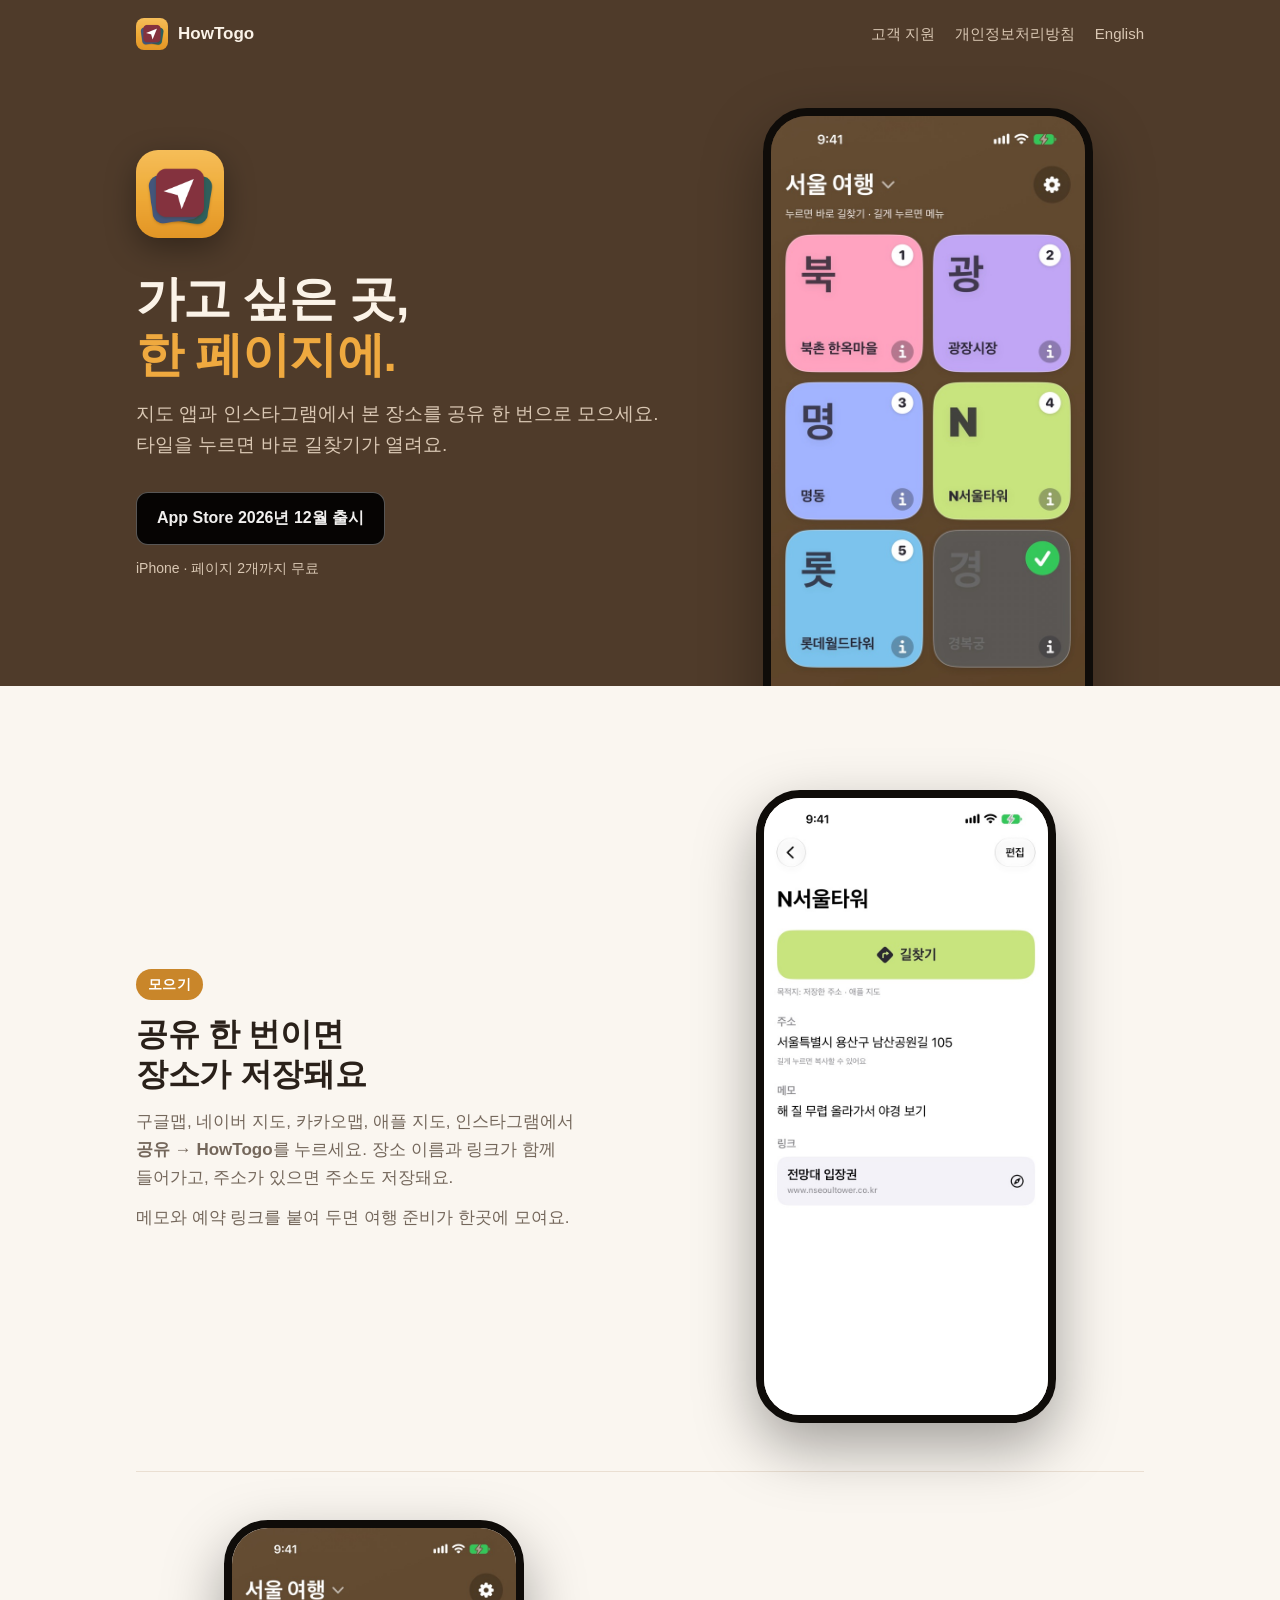
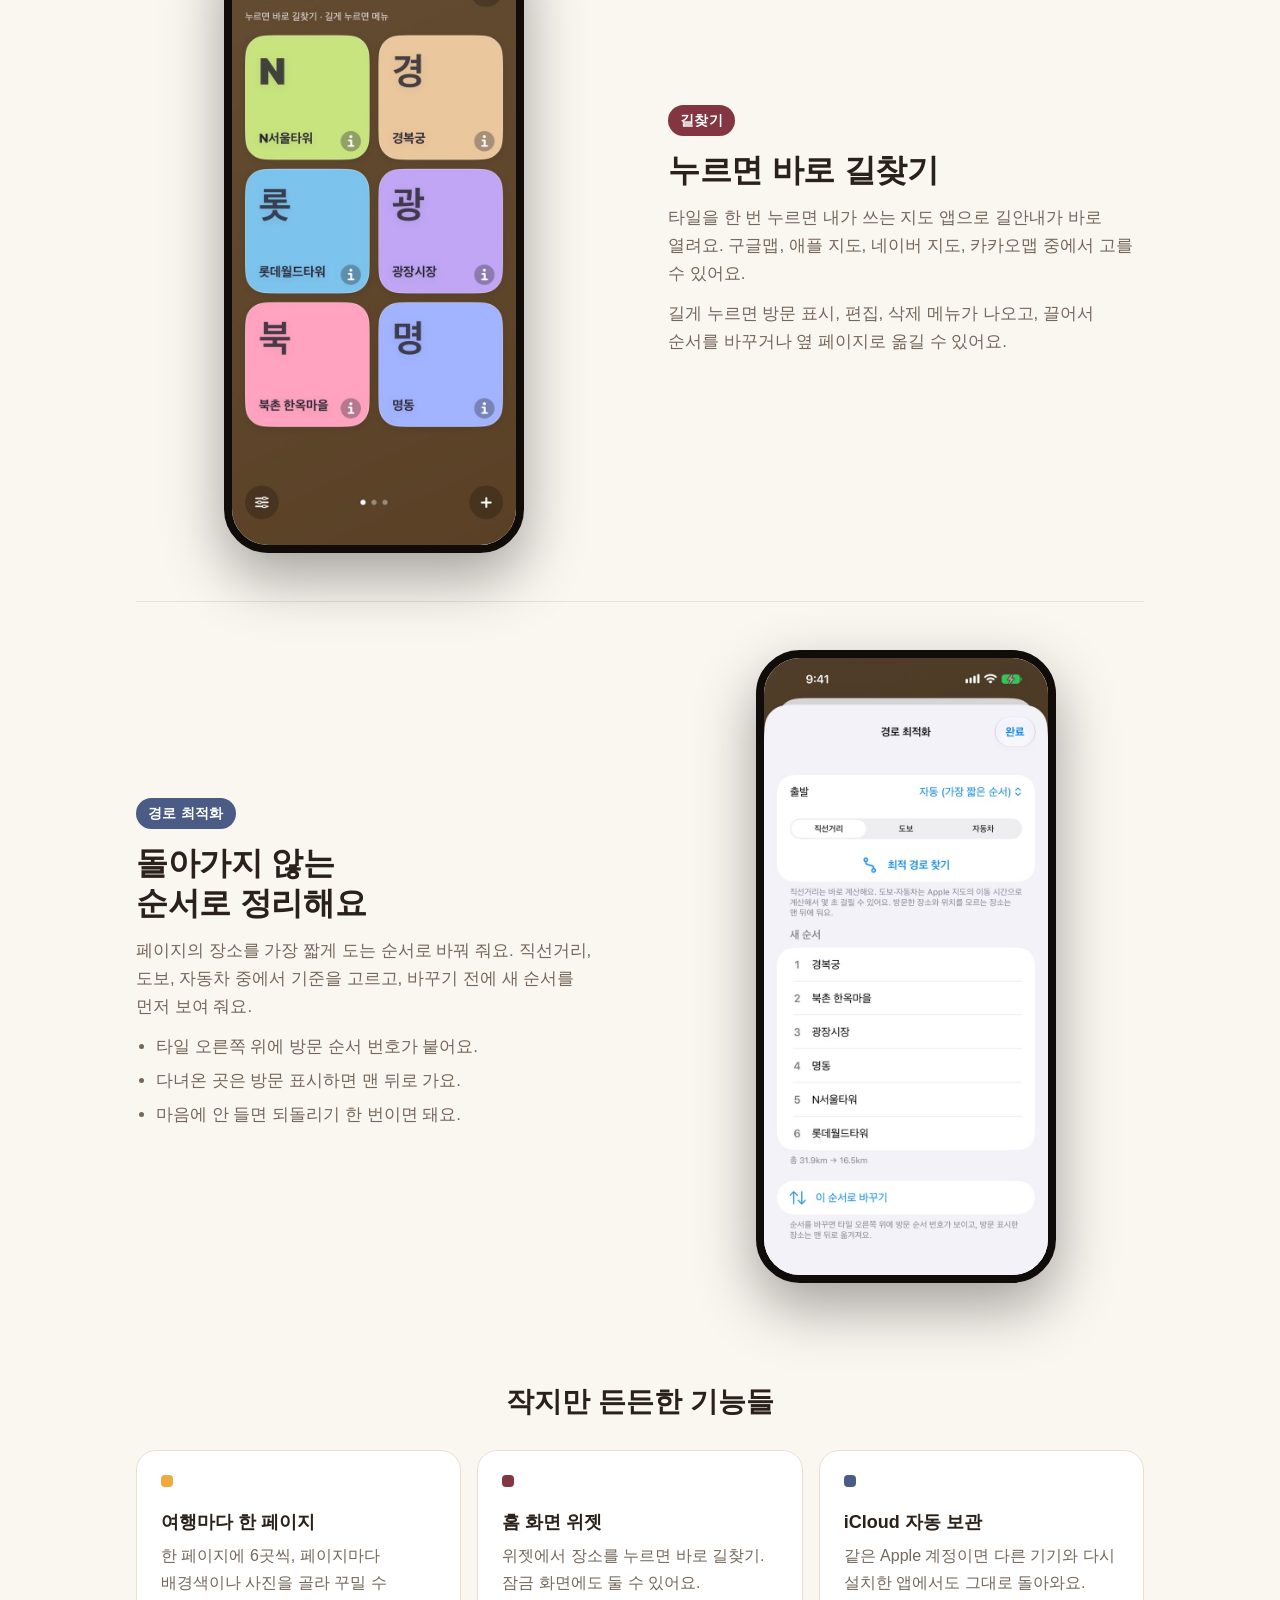
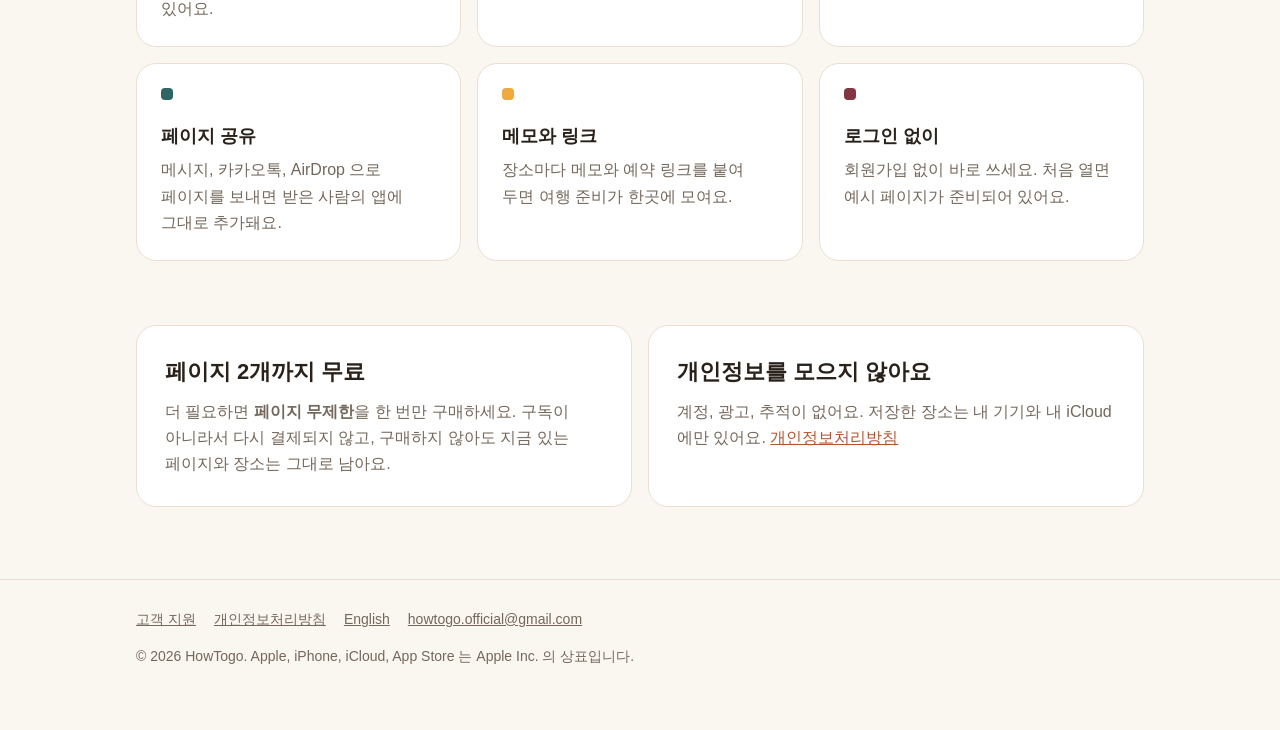
<file: index.html>
<!doctype html>
<html lang="ko">
<head>
<meta charset="utf-8">
<meta name="viewport" content="width=device-width, initial-scale=1">
<title>HowTogo — 가고 싶은 곳을 한 페이지에</title>
<meta name="description" content="지도 앱과 인스타그램에서 본 장소를 공유 한 번으로 모으고, 타일을 누르면 바로 길찾기가 열리는 iOS 앱.">
<link rel="alternate" hreflang="en" href="https://jedjoo21-boom.github.io/HowTogo/en/">
<link rel="alternate" hreflang="ko" href="https://jedjoo21-boom.github.io/HowTogo/">
<link rel="icon" type="image/png" href="assets/favicon.png">
<link rel="apple-touch-icon" href="assets/apple-touch-icon.png">
<meta property="og:type" content="website">
<meta property="og:site_name" content="HowTogo">
<meta property="og:title" content="HowTogo — 가고 싶은 곳을 한 페이지에">
<meta property="og:description" content="공유 한 번으로 장소를 모으고, 누르면 바로 길찾기.">
<meta property="og:url" content="https://jedjoo21-boom.github.io/HowTogo/">
<meta property="og:image" content="https://jedjoo21-boom.github.io/HowTogo/assets/icon-512.png">
<meta property="og:locale" content="ko_KR">
<meta name="twitter:card" content="summary">
<!-- 출시 후 App Store 의 앱 ID 를 넣으면 아이폰 사파리 위쪽에 앱 배너가 뜬다: <meta name="apple-itunes-app" content="app-id=앱ID"> -->
<link rel="stylesheet" href="landing.css">
</head>
<body>

<header class="hero">
  <div class="wrap">
    <nav class="topbar" aria-label="사이트">
      <a class="brand" href="./"><img src="assets/favicon.png" alt="" width="32" height="32">HowTogo</a>
      <a class="hide-narrow" href="support/">고객 지원</a>
      <a class="hide-narrow" href="privacy/">개인정보처리방침</a>
      <a href="en/" hreflang="en" lang="en">English</a>
    </nav>

    <div class="hero-grid">
      <div class="hero-copy">
        <img class="hero-icon" src="assets/icon-512.png" alt="HowTogo 앱 아이콘" width="88" height="88">
        <h1>가고 싶은 곳,<br><span class="accent">한 페이지에.</span></h1>
        <p class="lead">지도 앱과 인스타그램에서 본 장소를 공유 한 번으로 모으세요. 타일을 누르면 바로 길찾기가 열려요.</p>
        <!-- 출시 후: Apple 의 공식 "App Store 에서 다운로드" 배지로 바꾸고 href 에 앱 주소를 넣는다 -->
        <a class="store-badge" aria-disabled="true">App Store 2026년 12월 출시</a>
        <p class="hero-note">iPhone · 페이지 2개까지 무료</p>
      </div>
      <div class="hero-shot">
        <img class="phone" src="assets/ko/visit-order.jpg" alt="서울 여행 페이지. 북촌 한옥마을, 광장시장, 명동, N서울타워, 롯데월드타워 타일에 방문 순서 번호가 붙어 있고, 다녀온 경복궁은 회색으로 맨 뒤에 있다" width="660" height="1434">
      </div>
    </div>
  </div>
</header>

<main>
  <section class="features wrap" aria-label="주요 기능">
    <article class="feature">
      <div class="feature-copy">
        <span class="kicker amber">모으기</span>
        <h2>공유 한 번이면<br>장소가 저장돼요</h2>
        <p>구글맵, 네이버 지도, 카카오맵, 애플 지도, 인스타그램에서 <strong>공유 → HowTogo</strong>를 누르세요. 장소 이름과 링크가 함께 들어가고, 주소가 있으면 주소도 저장돼요.</p>
        <p>메모와 예약 링크를 붙여 두면 여행 준비가 한곳에 모여요.</p>
      </div>
      <div class="feature-shot">
        <img class="phone" src="assets/ko/place-details.jpg" alt="N서울타워 장소 정보 화면. 길찾기 버튼, 주소, 메모, 전망대 입장권 링크가 보인다" width="660" height="1434" loading="lazy">
      </div>
    </article>

    <article class="feature flip">
      <div class="feature-copy">
        <span class="kicker wine">길찾기</span>
        <h2>누르면 바로 길찾기</h2>
        <p>타일을 한 번 누르면 내가 쓰는 지도 앱으로 길안내가 바로 열려요. 구글맵, 애플 지도, 네이버 지도, 카카오맵 중에서 고를 수 있어요.</p>
        <p>길게 누르면 방문 표시, 편집, 삭제 메뉴가 나오고, 끌어서 순서를 바꾸거나 옆 페이지로 옮길 수 있어요.</p>
      </div>
      <div class="feature-shot">
        <img class="phone" src="assets/ko/page.jpg" alt="서울 여행 페이지. N서울타워, 경복궁, 롯데월드타워, 광장시장, 북촌 한옥마을, 명동이 색깔 타일로 놓여 있다" width="660" height="1434" loading="lazy">
      </div>
    </article>

    <article class="feature">
      <div class="feature-copy">
        <span class="kicker slate">경로 최적화</span>
        <h2>돌아가지 않는<br>순서로 정리해요</h2>
        <p>페이지의 장소를 가장 짧게 도는 순서로 바꿔 줘요. 직선거리, 도보, 자동차 중에서 기준을 고르고, 바꾸기 전에 새 순서를 먼저 보여 줘요.</p>
        <ul>
          <li>타일 오른쪽 위에 방문 순서 번호가 붙어요.</li>
          <li>다녀온 곳은 방문 표시하면 맨 뒤로 가요.</li>
          <li>마음에 안 들면 되돌리기 한 번이면 돼요.</li>
        </ul>
      </div>
      <div class="feature-shot">
        <img class="phone" src="assets/ko/optimize-route.jpg" alt="경로 최적화 화면. 새 순서로 바꾸면 총 이동 거리가 31.9km에서 16.5km로 줄어든다" width="660" height="1434" loading="lazy">
      </div>
    </article>
  </section>

  <section class="extras wrap" aria-labelledby="extras-title">
    <h2 id="extras-title">작지만 든든한 기능들</h2>
    <div class="extras-grid">
      <div class="card">
        <span class="dot" style="background: var(--amber)"></span>
        <h3>여행마다 한 페이지</h3>
        <p>한 페이지에 6곳씩, 페이지마다 배경색이나 사진을 골라 꾸밀 수 있어요.</p>
      </div>
      <div class="card">
        <span class="dot" style="background: var(--wine)"></span>
        <h3>홈 화면 위젯</h3>
        <p>위젯에서 장소를 누르면 바로 길찾기. 잠금 화면에도 둘 수 있어요.</p>
      </div>
      <div class="card">
        <span class="dot" style="background: var(--slate)"></span>
        <h3>iCloud 자동 보관</h3>
        <p>같은 Apple 계정이면 다른 기기와 다시 설치한 앱에서도 그대로 돌아와요.</p>
      </div>
      <div class="card">
        <span class="dot" style="background: var(--teal)"></span>
        <h3>페이지 공유</h3>
        <p>메시지, 카카오톡, AirDrop 으로 페이지를 보내면 받은 사람의 앱에 그대로 추가돼요.</p>
      </div>
      <div class="card">
        <span class="dot" style="background: var(--amber)"></span>
        <h3>메모와 링크</h3>
        <p>장소마다 메모와 예약 링크를 붙여 두면 여행 준비가 한곳에 모여요.</p>
      </div>
      <div class="card">
        <span class="dot" style="background: var(--wine)"></span>
        <h3>로그인 없이</h3>
        <p>회원가입 없이 바로 쓰세요. 처음 열면 예시 페이지가 준비되어 있어요.</p>
      </div>
    </div>
  </section>

  <section class="plans wrap" aria-label="가격과 개인정보">
    <div class="card">
      <h3>페이지 2개까지 무료</h3>
      <p>더 필요하면 <strong>페이지 무제한</strong>을 한 번만 구매하세요. 구독이 아니라서 다시 결제되지 않고, 구매하지 않아도 지금 있는 페이지와 장소는 그대로 남아요.</p>
    </div>
    <div class="card">
      <h3>개인정보를 모으지 않아요</h3>
      <p>계정, 광고, 추적이 없어요. 저장한 장소는 내 기기와 내 iCloud 에만 있어요. <a href="privacy/">개인정보처리방침</a></p>
    </div>
  </section>
</main>

<footer>
  <div class="wrap">
    <nav aria-label="바닥글">
      <a href="support/">고객 지원</a>
      <a href="privacy/">개인정보처리방침</a>
      <a href="en/" hreflang="en" lang="en">English</a>
      <a href="mailto:howtogo.official@gmail.com">howtogo.official@gmail.com</a>
    </nav>
    <p>© 2026 HowTogo. Apple, iPhone, iCloud, App Store 는 Apple Inc. 의 상표입니다.</p>
  </div>
</footer>

</body>
</html>
</file>
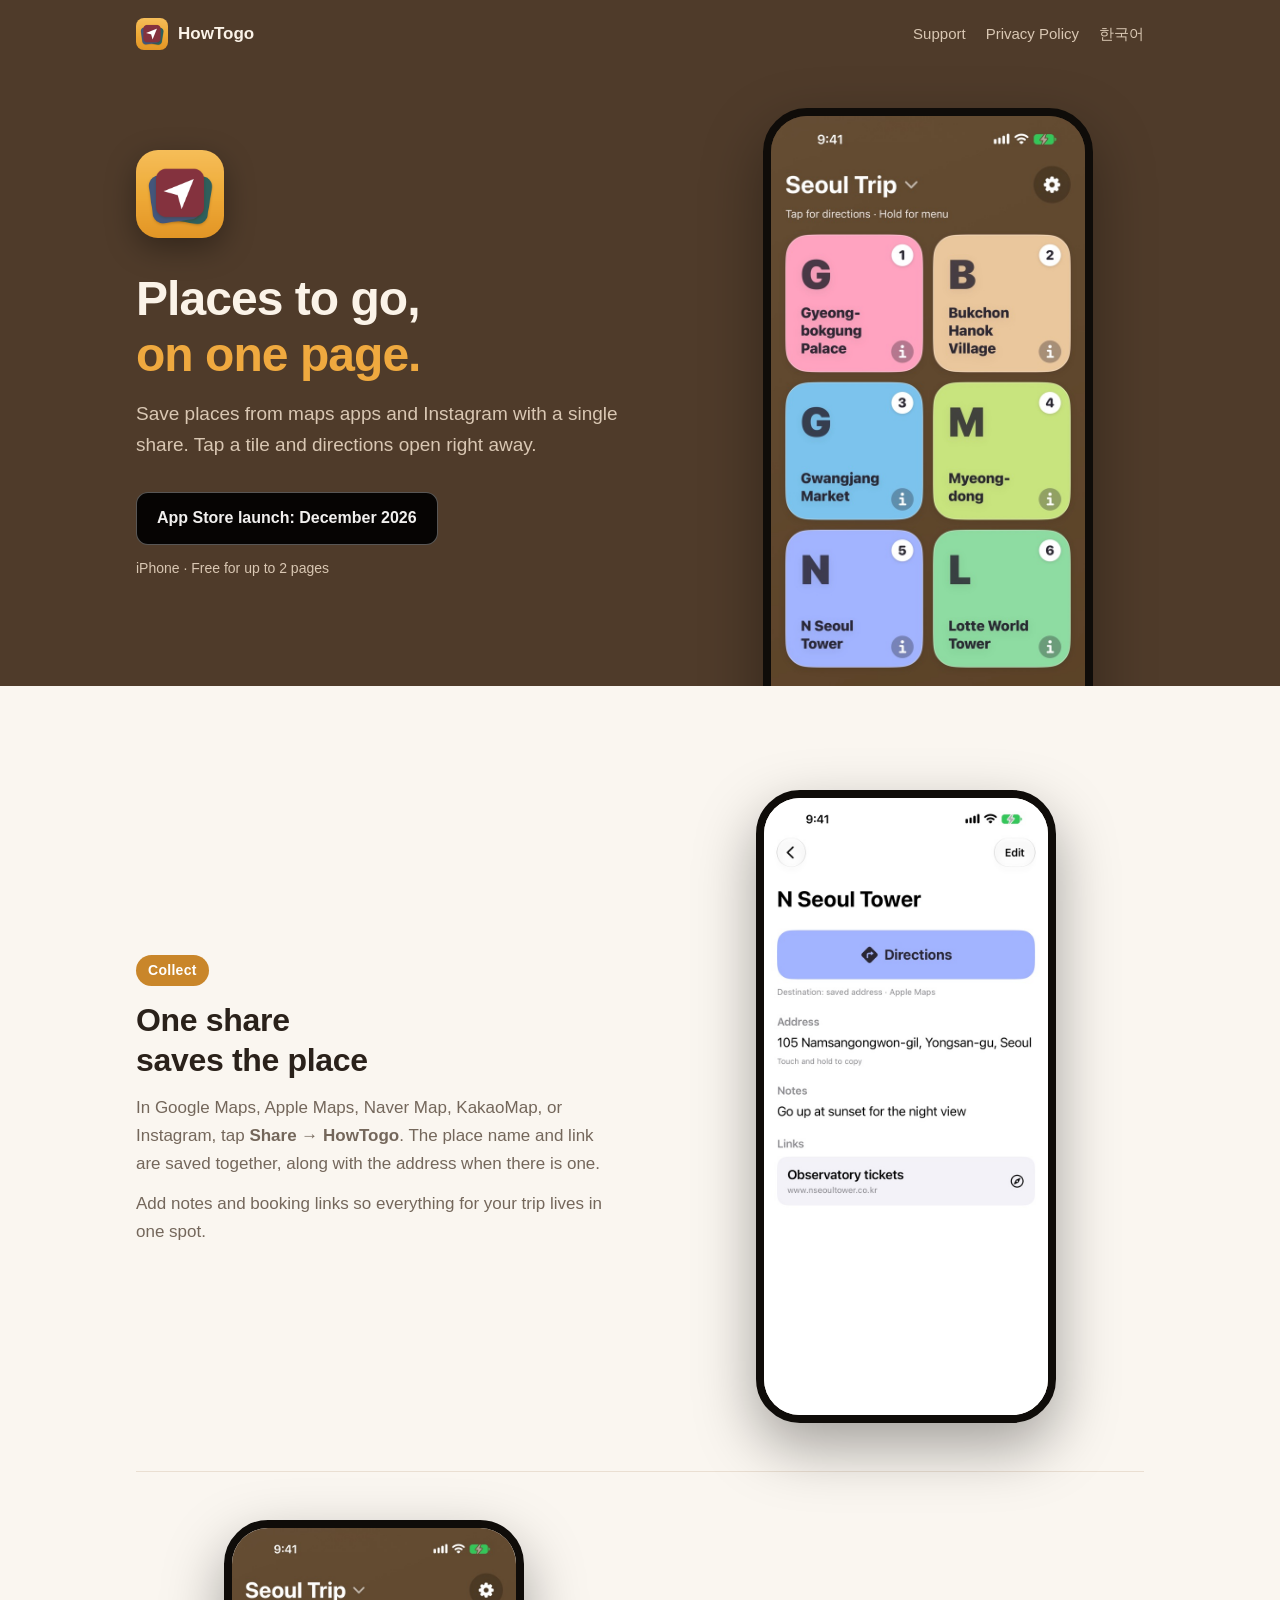
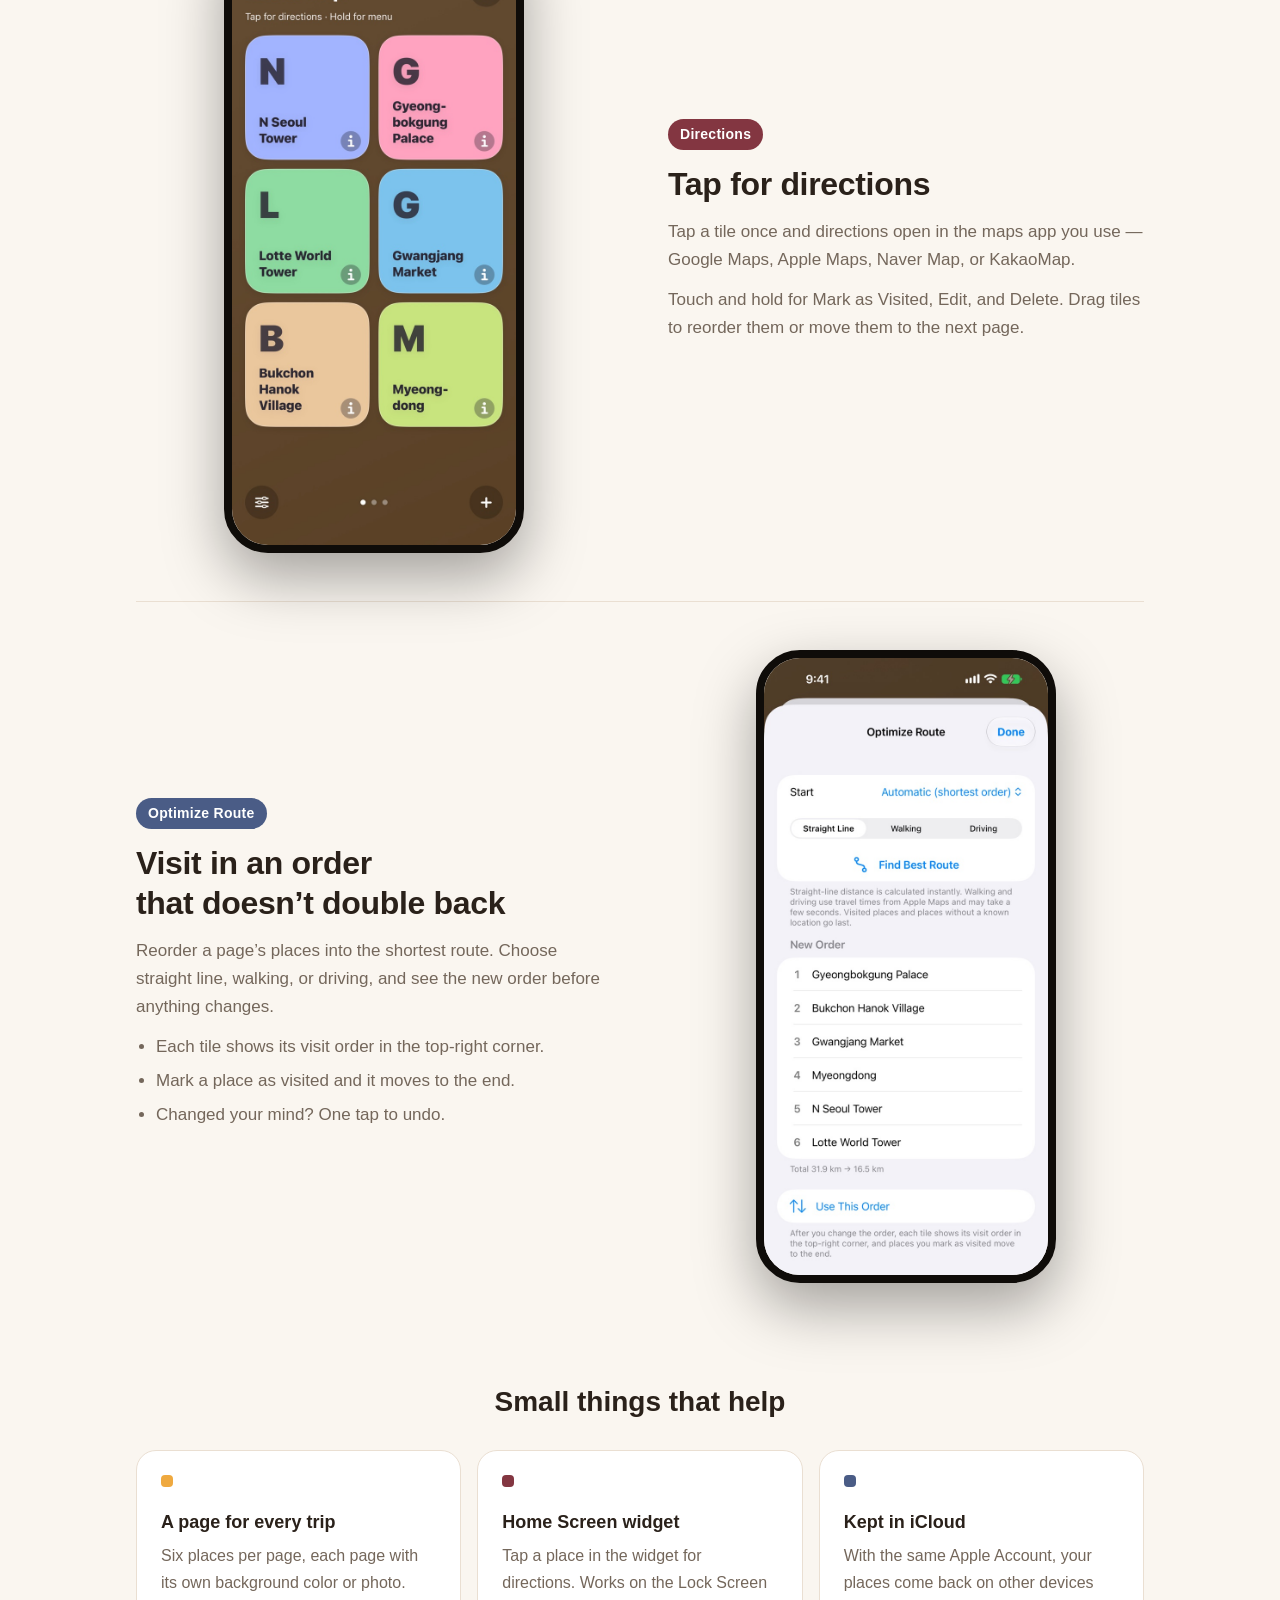
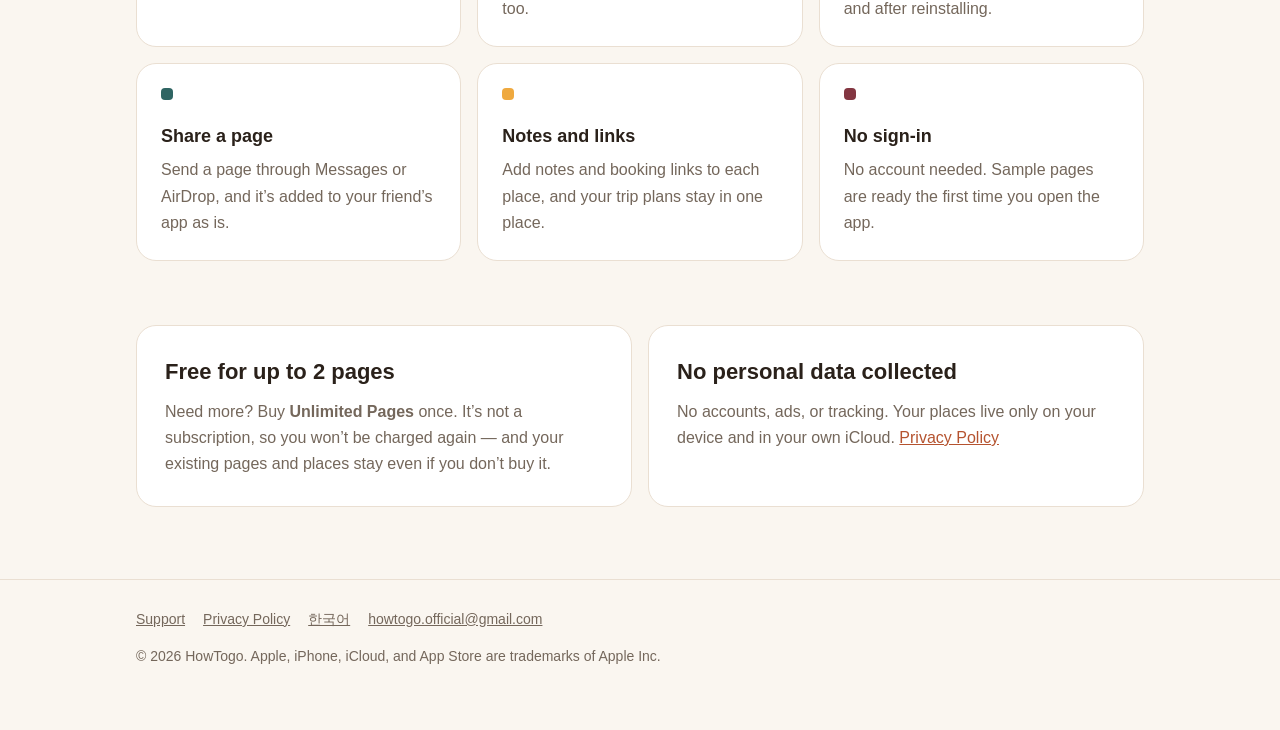
<file: en/index.html>
<!doctype html>
<html lang="en">
<head>
<meta charset="utf-8">
<meta name="viewport" content="width=device-width, initial-scale=1">
<title>HowTogo — Every place you want to go, on one page</title>
<meta name="description" content="An iOS app that collects the places you find in maps apps and Instagram with one share, and opens directions with one tap.">
<link rel="alternate" hreflang="ko" href="https://jedjoo21-boom.github.io/HowTogo/">
<link rel="alternate" hreflang="en" href="https://jedjoo21-boom.github.io/HowTogo/en/">
<link rel="icon" type="image/png" href="../assets/favicon.png">
<link rel="apple-touch-icon" href="../assets/apple-touch-icon.png">
<meta property="og:type" content="website">
<meta property="og:site_name" content="HowTogo">
<meta property="og:title" content="HowTogo — Every place you want to go, on one page">
<meta property="og:description" content="Save places with one share. Tap for directions.">
<meta property="og:url" content="https://jedjoo21-boom.github.io/HowTogo/en/">
<meta property="og:image" content="https://jedjoo21-boom.github.io/HowTogo/assets/icon-512.png">
<meta property="og:locale" content="en_US">
<meta name="twitter:card" content="summary">
<!-- After launch, add the App Store app ID to show Safari's app banner: <meta name="apple-itunes-app" content="app-id=APP_ID"> -->
<link rel="stylesheet" href="../landing.css">
</head>
<body>

<header class="hero">
  <div class="wrap">
    <nav class="topbar" aria-label="Site">
      <a class="brand" href="./"><img src="../assets/favicon.png" alt="" width="32" height="32">HowTogo</a>
      <a class="hide-narrow" href="support/">Support</a>
      <a class="hide-narrow" href="privacy/">Privacy Policy</a>
      <a href="../" hreflang="ko" lang="ko">한국어</a>
    </nav>

    <div class="hero-grid">
      <div class="hero-copy">
        <img class="hero-icon" src="../assets/icon-512.png" alt="HowTogo app icon" width="88" height="88">
        <h1>Places to go,<br><span class="accent">on one page.</span></h1>
        <p class="lead">Save places from maps apps and Instagram with a single share. Tap a tile and directions open right away.</p>
        <!-- After launch: replace with Apple's official "Download on the App Store" badge and link to the app -->
        <a class="store-badge" aria-disabled="true">App Store launch: December 2026</a>
        <p class="hero-note">iPhone · Free for up to 2 pages</p>
      </div>
      <div class="hero-shot">
        <img class="phone" src="../assets/en/visit-order.jpg" alt="A Seoul Trip page with colored tiles for Gyeongbokgung Palace, Bukchon Hanok Village, Gwangjang Market, Myeongdong, N Seoul Tower, and Lotte World Tower, each with a visit order number" width="660" height="1434">
      </div>
    </div>
  </div>
</header>

<main>
  <section class="features wrap" aria-label="Features">
    <article class="feature">
      <div class="feature-copy">
        <span class="kicker amber">Collect</span>
        <h2>One share<br>saves the place</h2>
        <p>In Google Maps, Apple Maps, Naver Map, KakaoMap, or Instagram, tap <strong>Share → HowTogo</strong>. The place name and link are saved together, along with the address when there is one.</p>
        <p>Add notes and booking links so everything for your trip lives in one spot.</p>
      </div>
      <div class="feature-shot">
        <img class="phone" src="../assets/en/place-details.jpg" alt="N Seoul Tower details with a Directions button, the address, a note, and an observatory tickets link" width="660" height="1434" loading="lazy">
      </div>
    </article>

    <article class="feature flip">
      <div class="feature-copy">
        <span class="kicker wine">Directions</span>
        <h2>Tap for directions</h2>
        <p>Tap a tile once and directions open in the maps app you use — Google Maps, Apple Maps, Naver Map, or KakaoMap.</p>
        <p>Touch and hold for Mark as Visited, Edit, and Delete. Drag tiles to reorder them or move them to the next page.</p>
      </div>
      <div class="feature-shot">
        <img class="phone" src="../assets/en/page.jpg" alt="A Seoul Trip page with colored tiles for N Seoul Tower, Gyeongbokgung Palace, Lotte World Tower, Gwangjang Market, Bukchon Hanok Village, and Myeongdong" width="660" height="1434" loading="lazy">
      </div>
    </article>

    <article class="feature">
      <div class="feature-copy">
        <span class="kicker slate">Optimize Route</span>
        <h2>Visit in an order<br>that doesn’t double back</h2>
        <p>Reorder a page’s places into the shortest route. Choose straight line, walking, or driving, and see the new order before anything changes.</p>
        <ul>
          <li>Each tile shows its visit order in the top-right corner.</li>
          <li>Mark a place as visited and it moves to the end.</li>
          <li>Changed your mind? One tap to undo.</li>
        </ul>
      </div>
      <div class="feature-shot">
        <img class="phone" src="../assets/en/optimize-route.jpg" alt="Optimize Route screen. The new order shortens the total distance from 31.9 km to 16.5 km" width="660" height="1434" loading="lazy">
      </div>
    </article>
  </section>

  <section class="extras wrap" aria-labelledby="extras-title">
    <h2 id="extras-title">Small things that help</h2>
    <div class="extras-grid">
      <div class="card">
        <span class="dot" style="background: var(--amber)"></span>
        <h3>A page for every trip</h3>
        <p>Six places per page, each page with its own background color or photo.</p>
      </div>
      <div class="card">
        <span class="dot" style="background: var(--wine)"></span>
        <h3>Home Screen widget</h3>
        <p>Tap a place in the widget for directions. Works on the Lock Screen too.</p>
      </div>
      <div class="card">
        <span class="dot" style="background: var(--slate)"></span>
        <h3>Kept in iCloud</h3>
        <p>With the same Apple Account, your places come back on other devices and after reinstalling.</p>
      </div>
      <div class="card">
        <span class="dot" style="background: var(--teal)"></span>
        <h3>Share a page</h3>
        <p>Send a page through Messages or AirDrop, and it’s added to your friend’s app as is.</p>
      </div>
      <div class="card">
        <span class="dot" style="background: var(--amber)"></span>
        <h3>Notes and links</h3>
        <p>Add notes and booking links to each place, and your trip plans stay in one place.</p>
      </div>
      <div class="card">
        <span class="dot" style="background: var(--wine)"></span>
        <h3>No sign-in</h3>
        <p>No account needed. Sample pages are ready the first time you open the app.</p>
      </div>
    </div>
  </section>

  <section class="plans wrap" aria-label="Pricing and privacy">
    <div class="card">
      <h3>Free for up to 2 pages</h3>
      <p>Need more? Buy <strong>Unlimited Pages</strong> once. It’s not a subscription, so you won’t be charged again — and your existing pages and places stay even if you don’t buy it.</p>
    </div>
    <div class="card">
      <h3>No personal data collected</h3>
      <p>No accounts, ads, or tracking. Your places live only on your device and in your own iCloud. <a href="privacy/">Privacy Policy</a></p>
    </div>
  </section>
</main>

<footer>
  <div class="wrap">
    <nav aria-label="Footer">
      <a href="support/">Support</a>
      <a href="privacy/">Privacy Policy</a>
      <a href="../" hreflang="ko" lang="ko">한국어</a>
      <a href="mailto:howtogo.official@gmail.com">howtogo.official@gmail.com</a>
    </nav>
    <p>© 2026 HowTogo. Apple, iPhone, iCloud, and App Store are trademarks of Apple Inc.</p>
  </div>
</footer>

</body>
</html>
</file>
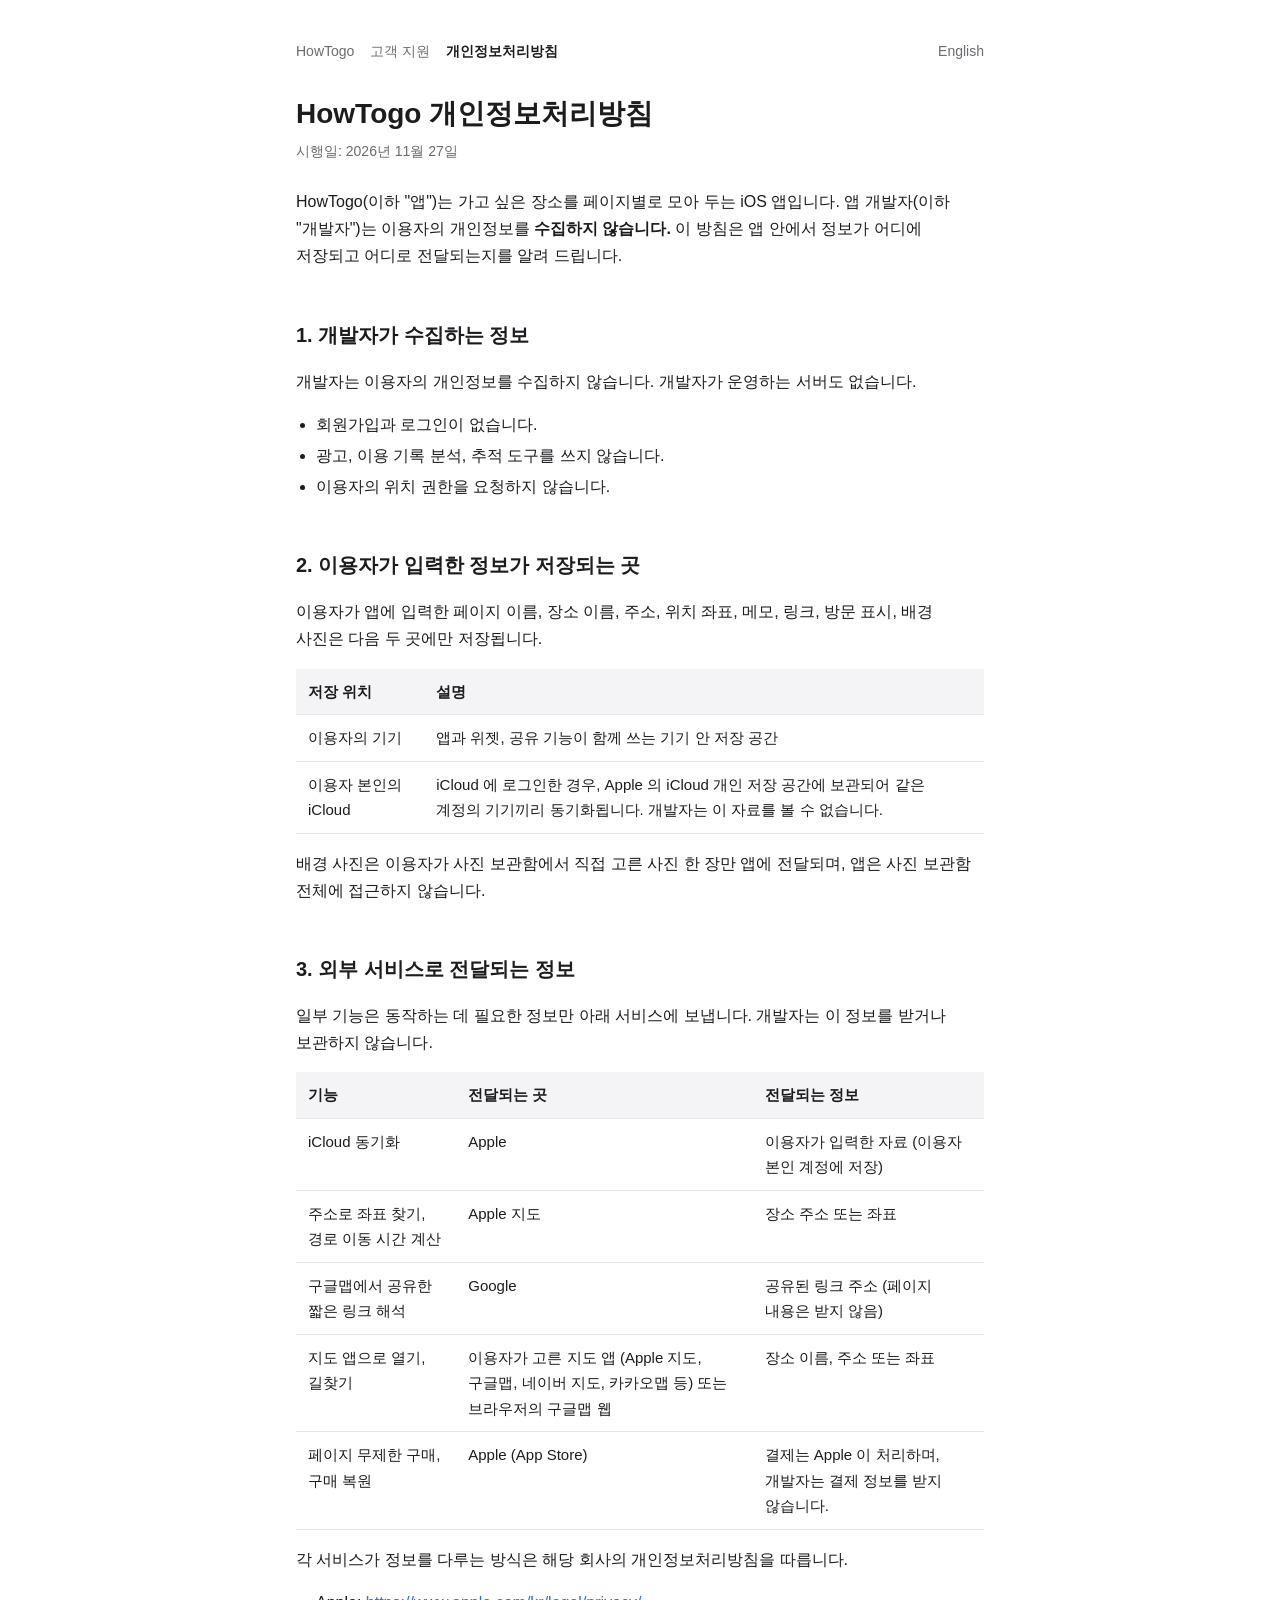
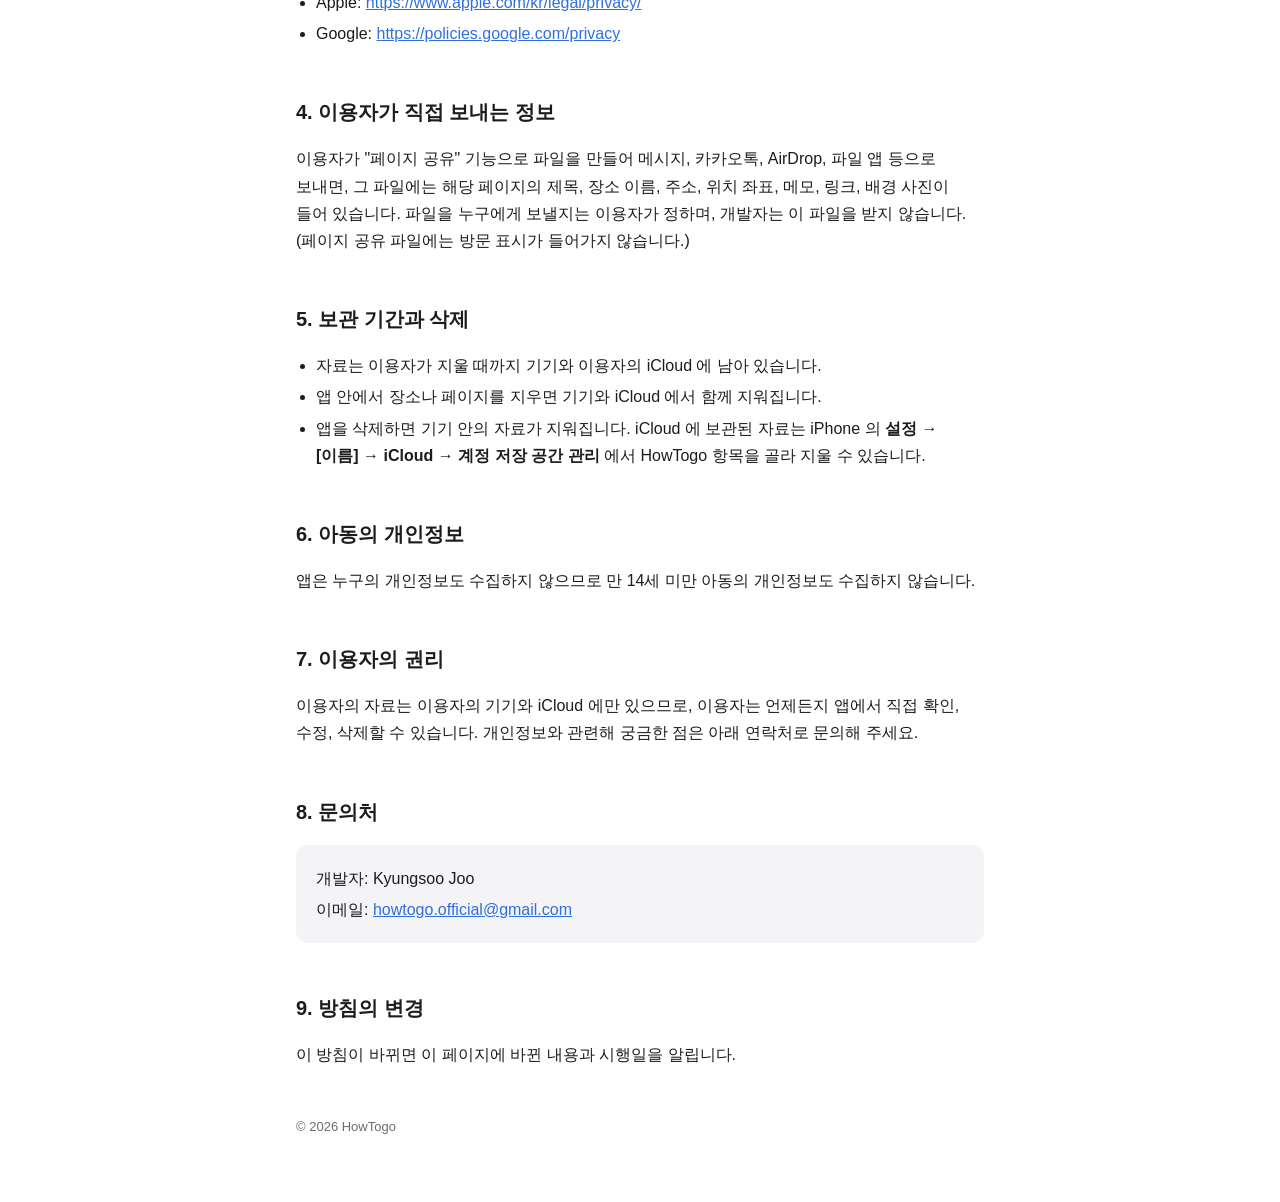
<file: privacy/index.html>
<!doctype html>
<html lang="ko">
<head>
<meta charset="utf-8">
<meta name="viewport" content="width=device-width, initial-scale=1">
<title>HowTogo 개인정보처리방침</title>
<meta name="description" content="HowTogo 는 개인정보를 수집하지 않습니다.">
<link rel="alternate" hreflang="en" href="https://jedjoo21-boom.github.io/HowTogo/en/privacy/">
<link rel="stylesheet" href="../style.css">
</head>
<body>
<main>
<nav>
  <a href="../">HowTogo</a>
  <a href="../support/">고객 지원</a>
  <a href="./" aria-current="page">개인정보처리방침</a>
  <a class="lang" href="../en/privacy/" hreflang="en" lang="en">English</a>
</nav>

<h1>HowTogo 개인정보처리방침</h1>
<p class="meta">시행일: 2026년 11월 27일</p>

<p>HowTogo(이하 "앱")는 가고 싶은 장소를 페이지별로 모아 두는 iOS 앱입니다. 앱 개발자(이하 "개발자")는 이용자의 개인정보를 <strong>수집하지 않습니다.</strong> 이 방침은 앱 안에서 정보가 어디에 저장되고 어디로 전달되는지를 알려 드립니다.</p>

<h2>1. 개발자가 수집하는 정보</h2>
<p>개발자는 이용자의 개인정보를 수집하지 않습니다. 개발자가 운영하는 서버도 없습니다.</p>
<ul>
  <li>회원가입과 로그인이 없습니다.</li>
  <li>광고, 이용 기록 분석, 추적 도구를 쓰지 않습니다.</li>
  <li>이용자의 위치 권한을 요청하지 않습니다.</li>
</ul>

<h2>2. 이용자가 입력한 정보가 저장되는 곳</h2>
<p>이용자가 앱에 입력한 페이지 이름, 장소 이름, 주소, 위치 좌표, 메모, 링크, 방문 표시, 배경 사진은 다음 두 곳에만 저장됩니다.</p>
<div class="table-wrap"><table>
  <tr><th>저장 위치</th><th>설명</th></tr>
  <tr><td>이용자의 기기</td><td>앱과 위젯, 공유 기능이 함께 쓰는 기기 안 저장 공간</td></tr>
  <tr><td>이용자 본인의 iCloud</td><td>iCloud 에 로그인한 경우, Apple 의 iCloud 개인 저장 공간에 보관되어 같은 계정의 기기끼리 동기화됩니다. 개발자는 이 자료를 볼 수 없습니다.</td></tr>
</table></div>
<p>배경 사진은 이용자가 사진 보관함에서 직접 고른 사진 한 장만 앱에 전달되며, 앱은 사진 보관함 전체에 접근하지 않습니다.</p>

<h2>3. 외부 서비스로 전달되는 정보</h2>
<p>일부 기능은 동작하는 데 필요한 정보만 아래 서비스에 보냅니다. 개발자는 이 정보를 받거나 보관하지 않습니다.</p>
<div class="table-wrap"><table>
  <tr><th>기능</th><th>전달되는 곳</th><th>전달되는 정보</th></tr>
  <tr><td>iCloud 동기화</td><td>Apple</td><td>이용자가 입력한 자료 (이용자 본인 계정에 저장)</td></tr>
  <tr><td>주소로 좌표 찾기, 경로 이동 시간 계산</td><td>Apple 지도</td><td>장소 주소 또는 좌표</td></tr>
  <tr><td>구글맵에서 공유한 짧은 링크 해석</td><td>Google</td><td>공유된 링크 주소 (페이지 내용은 받지 않음)</td></tr>
  <tr><td>지도 앱으로 열기, 길찾기</td><td>이용자가 고른 지도 앱 (Apple 지도, 구글맵, 네이버 지도, 카카오맵 등) 또는 브라우저의 구글맵 웹</td><td>장소 이름, 주소 또는 좌표</td></tr>
  <tr><td>페이지 무제한 구매, 구매 복원</td><td>Apple (App Store)</td><td>결제는 Apple 이 처리하며, 개발자는 결제 정보를 받지 않습니다.</td></tr>
</table></div>
<p>각 서비스가 정보를 다루는 방식은 해당 회사의 개인정보처리방침을 따릅니다.</p>
<ul>
  <li>Apple: <a href="https://www.apple.com/kr/legal/privacy/">https://www.apple.com/kr/legal/privacy/</a></li>
  <li>Google: <a href="https://policies.google.com/privacy?hl=ko">https://policies.google.com/privacy</a></li>
</ul>

<h2>4. 이용자가 직접 보내는 정보</h2>
<p>이용자가 "페이지 공유" 기능으로 파일을 만들어 메시지, 카카오톡, AirDrop, 파일 앱 등으로 보내면, 그 파일에는 해당 페이지의 제목, 장소 이름, 주소, 위치 좌표, 메모, 링크, 배경 사진이 들어 있습니다. 파일을 누구에게 보낼지는 이용자가 정하며, 개발자는 이 파일을 받지 않습니다. (페이지 공유 파일에는 방문 표시가 들어가지 않습니다.)</p>

<h2>5. 보관 기간과 삭제</h2>
<ul>
  <li>자료는 이용자가 지울 때까지 기기와 이용자의 iCloud 에 남아 있습니다.</li>
  <li>앱 안에서 장소나 페이지를 지우면 기기와 iCloud 에서 함께 지워집니다.</li>
  <li>앱을 삭제하면 기기 안의 자료가 지워집니다. iCloud 에 보관된 자료는 iPhone 의 <strong>설정 → [이름] → iCloud → 계정 저장 공간 관리</strong> 에서 HowTogo 항목을 골라 지울 수 있습니다.</li>
</ul>

<h2>6. 아동의 개인정보</h2>
<p>앱은 누구의 개인정보도 수집하지 않으므로 만 14세 미만 아동의 개인정보도 수집하지 않습니다.</p>

<h2>7. 이용자의 권리</h2>
<p>이용자의 자료는 이용자의 기기와 iCloud 에만 있으므로, 이용자는 언제든지 앱에서 직접 확인, 수정, 삭제할 수 있습니다. 개인정보와 관련해 궁금한 점은 아래 연락처로 문의해 주세요.</p>

<h2>8. 문의처</h2>
<div class="card">
  <p>개발자: Kyungsoo Joo</p>
  <p>이메일: <a href="mailto:howtogo.official@gmail.com">howtogo.official@gmail.com</a></p>
</div>

<h2>9. 방침의 변경</h2>
<p>이 방침이 바뀌면 이 페이지에 바뀐 내용과 시행일을 알립니다.</p>


<footer>© 2026 HowTogo</footer>
</main>
</body>
</html>
</file>
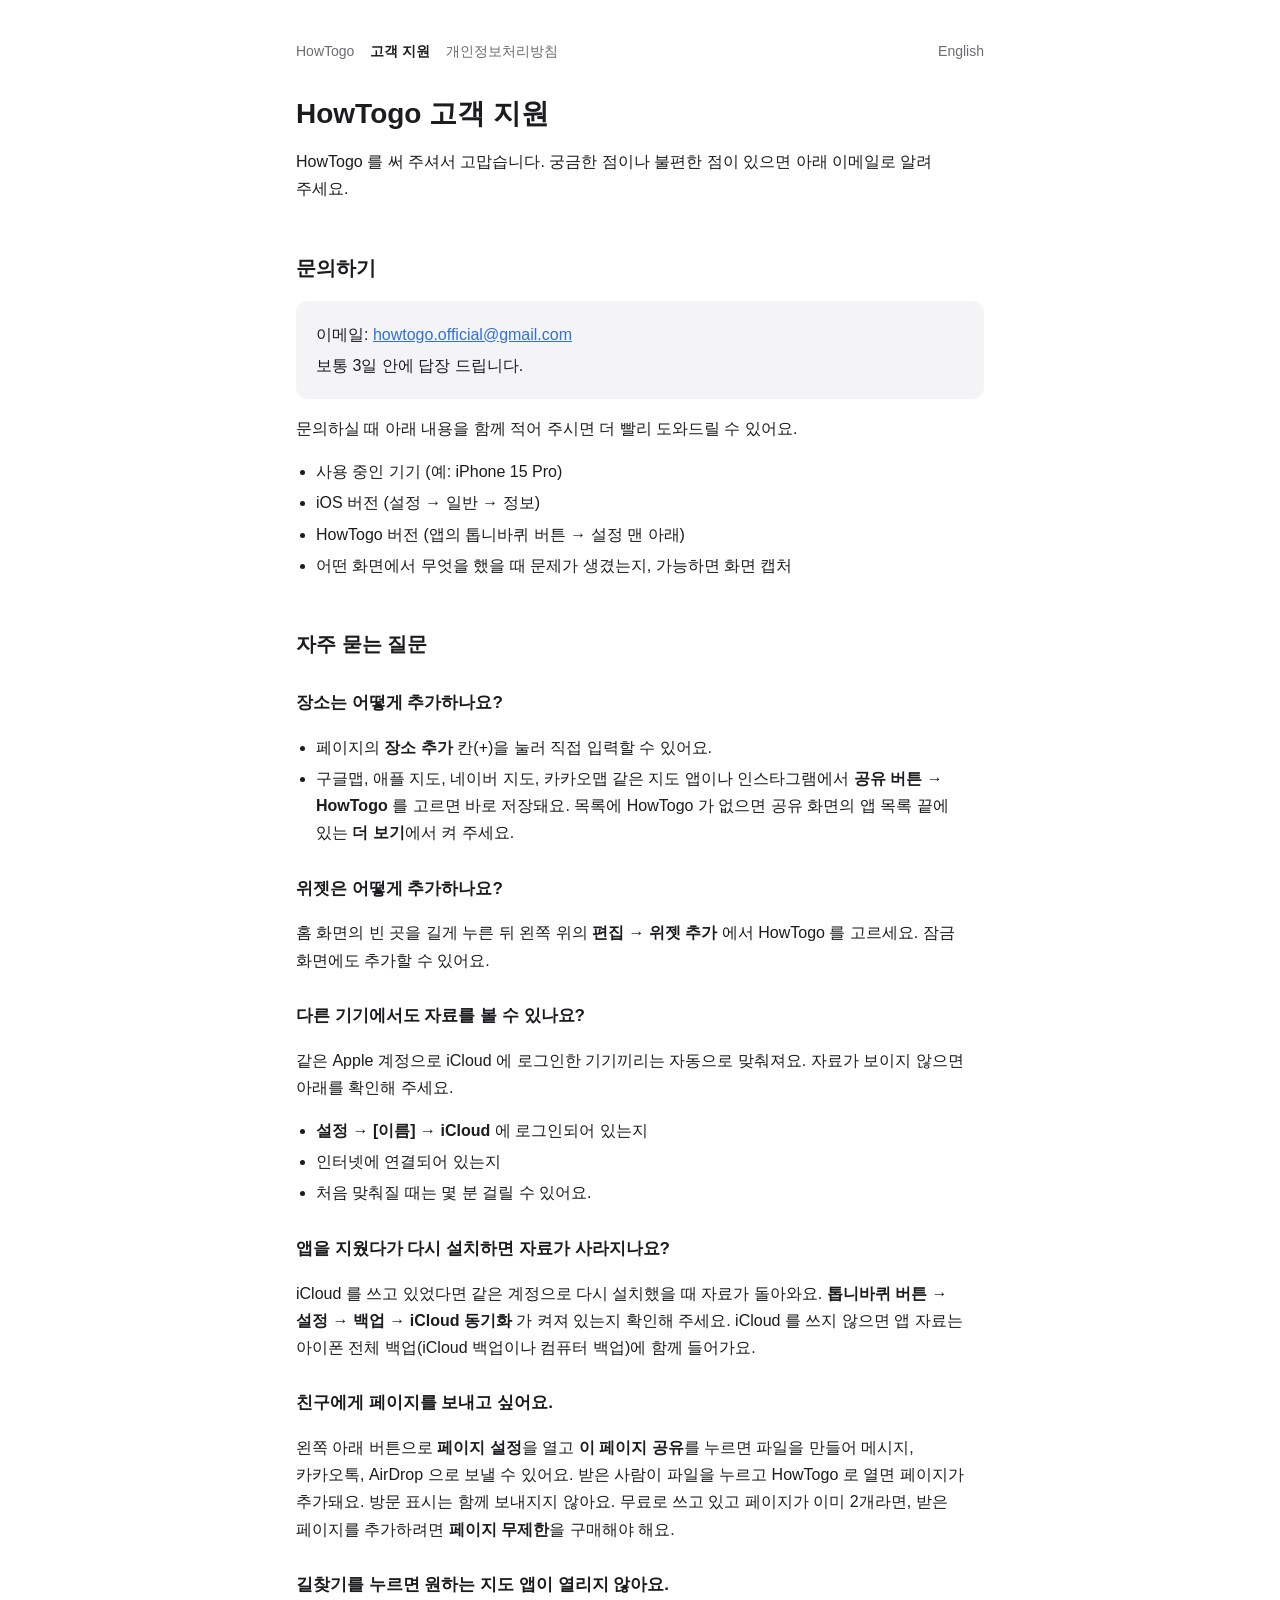
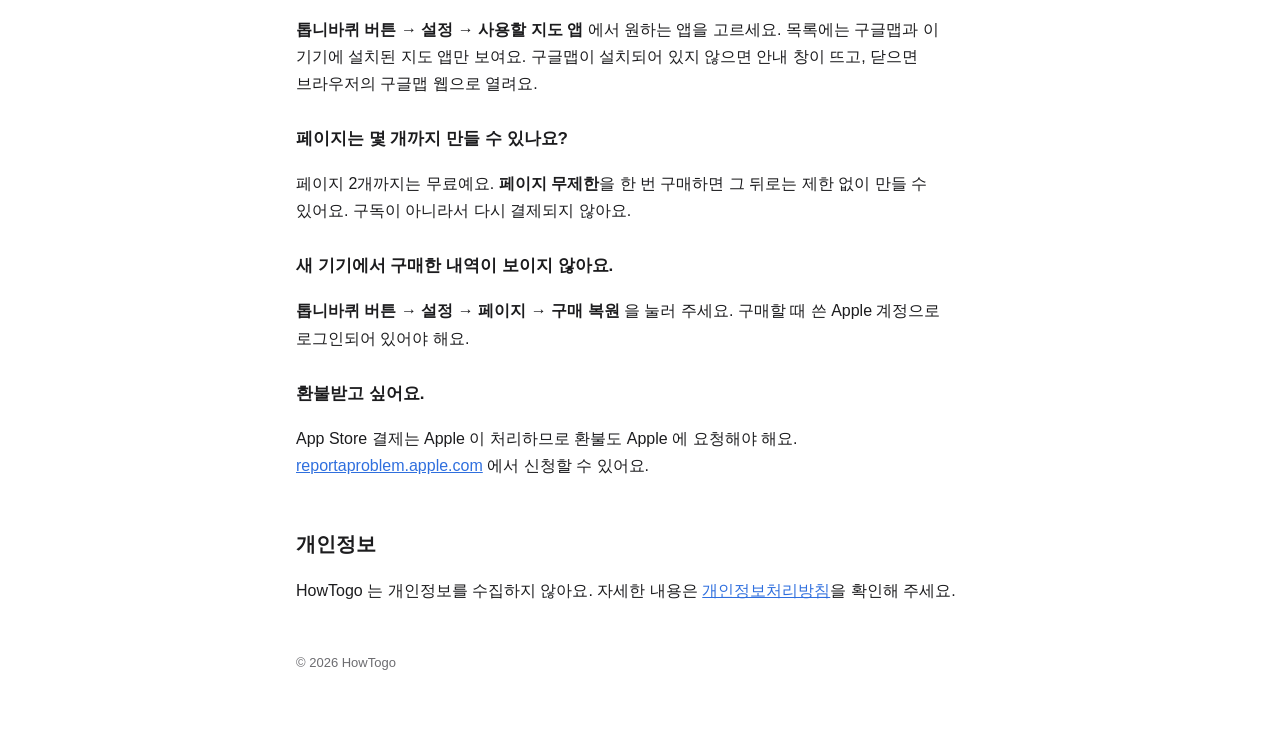
<file: support/index.html>
<!doctype html>
<html lang="ko">
<head>
<meta charset="utf-8">
<meta name="viewport" content="width=device-width, initial-scale=1">
<title>HowTogo 고객 지원</title>
<meta name="description" content="HowTogo 사용 방법과 문의처">
<link rel="alternate" hreflang="en" href="https://jedjoo21-boom.github.io/HowTogo/en/support/">
<link rel="stylesheet" href="../style.css">
</head>
<body>
<main>
<nav>
  <a href="../">HowTogo</a>
  <a href="./" aria-current="page">고객 지원</a>
  <a href="../privacy/">개인정보처리방침</a>
  <a class="lang" href="../en/support/" hreflang="en" lang="en">English</a>
</nav>

<h1>HowTogo 고객 지원</h1>
<p>HowTogo 를 써 주셔서 고맙습니다. 궁금한 점이나 불편한 점이 있으면 아래 이메일로 알려 주세요.</p>

<h2>문의하기</h2>
<div class="card">
  <p>이메일: <a href="mailto:howtogo.official@gmail.com">howtogo.official@gmail.com</a></p>
  <p>보통 3일 안에 답장 드립니다.</p>
</div>
<p>문의하실 때 아래 내용을 함께 적어 주시면 더 빨리 도와드릴 수 있어요.</p>
<ul>
  <li>사용 중인 기기 (예: iPhone 15 Pro)</li>
  <li>iOS 버전 (설정 → 일반 → 정보)</li>
  <li>HowTogo 버전 (앱의 톱니바퀴 버튼 → 설정 맨 아래)</li>
  <li>어떤 화면에서 무엇을 했을 때 문제가 생겼는지, 가능하면 화면 캡처</li>
</ul>

<h2>자주 묻는 질문</h2>

<h3>장소는 어떻게 추가하나요?</h3>
<ul>
  <li>페이지의 <strong>장소 추가</strong> 칸(+)을 눌러 직접 입력할 수 있어요.</li>
  <li>구글맵, 애플 지도, 네이버 지도, 카카오맵 같은 지도 앱이나 인스타그램에서 <strong>공유 버튼 → HowTogo</strong> 를 고르면 바로 저장돼요. 목록에 HowTogo 가 없으면 공유 화면의 앱 목록 끝에 있는 <strong>더 보기</strong>에서 켜 주세요.</li>
</ul>

<h3>위젯은 어떻게 추가하나요?</h3>
<p>홈 화면의 빈 곳을 길게 누른 뒤 왼쪽 위의 <strong>편집 → 위젯 추가</strong> 에서 HowTogo 를 고르세요. 잠금 화면에도 추가할 수 있어요.</p>

<h3>다른 기기에서도 자료를 볼 수 있나요?</h3>
<p>같은 Apple 계정으로 iCloud 에 로그인한 기기끼리는 자동으로 맞춰져요. 자료가 보이지 않으면 아래를 확인해 주세요.</p>
<ul>
  <li><strong>설정 → [이름] → iCloud</strong> 에 로그인되어 있는지</li>
  <li>인터넷에 연결되어 있는지</li>
  <li>처음 맞춰질 때는 몇 분 걸릴 수 있어요.</li>
</ul>

<h3>앱을 지웠다가 다시 설치하면 자료가 사라지나요?</h3>
<p>iCloud 를 쓰고 있었다면 같은 계정으로 다시 설치했을 때 자료가 돌아와요. <strong>톱니바퀴 버튼 → 설정 → 백업 → iCloud 동기화</strong> 가 켜져 있는지 확인해 주세요. iCloud 를 쓰지 않으면 앱 자료는 아이폰 전체 백업(iCloud 백업이나 컴퓨터 백업)에 함께 들어가요.</p>

<h3>친구에게 페이지를 보내고 싶어요.</h3>
<p>왼쪽 아래 버튼으로 <strong>페이지 설정</strong>을 열고 <strong>이 페이지 공유</strong>를 누르면 파일을 만들어 메시지, 카카오톡, AirDrop 으로 보낼 수 있어요. 받은 사람이 파일을 누르고 HowTogo 로 열면 페이지가 추가돼요. 방문 표시는 함께 보내지지 않아요. 무료로 쓰고 있고 페이지가 이미 2개라면, 받은 페이지를 추가하려면 <strong>페이지 무제한</strong>을 구매해야 해요.</p>

<h3>길찾기를 누르면 원하는 지도 앱이 열리지 않아요.</h3>
<p><strong>톱니바퀴 버튼 → 설정 → 사용할 지도 앱</strong> 에서 원하는 앱을 고르세요. 목록에는 구글맵과 이 기기에 설치된 지도 앱만 보여요. 구글맵이 설치되어 있지 않으면 안내 창이 뜨고, 닫으면 브라우저의 구글맵 웹으로 열려요.</p>

<h3>페이지는 몇 개까지 만들 수 있나요?</h3>
<p>페이지 2개까지는 무료예요. <strong>페이지 무제한</strong>을 한 번 구매하면 그 뒤로는 제한 없이 만들 수 있어요. 구독이 아니라서 다시 결제되지 않아요.</p>

<h3>새 기기에서 구매한 내역이 보이지 않아요.</h3>
<p><strong>톱니바퀴 버튼 → 설정 → 페이지 → 구매 복원</strong> 을 눌러 주세요. 구매할 때 쓴 Apple 계정으로 로그인되어 있어야 해요.</p>

<h3>환불받고 싶어요.</h3>
<p>App Store 결제는 Apple 이 처리하므로 환불도 Apple 에 요청해야 해요. <a href="https://reportaproblem.apple.com">reportaproblem.apple.com</a> 에서 신청할 수 있어요.</p>

<h2>개인정보</h2>
<p>HowTogo 는 개인정보를 수집하지 않아요. 자세한 내용은 <a href="../privacy/">개인정보처리방침</a>을 확인해 주세요.</p>


<footer>© 2026 HowTogo</footer>
</main>
</body>
</html>
</file>
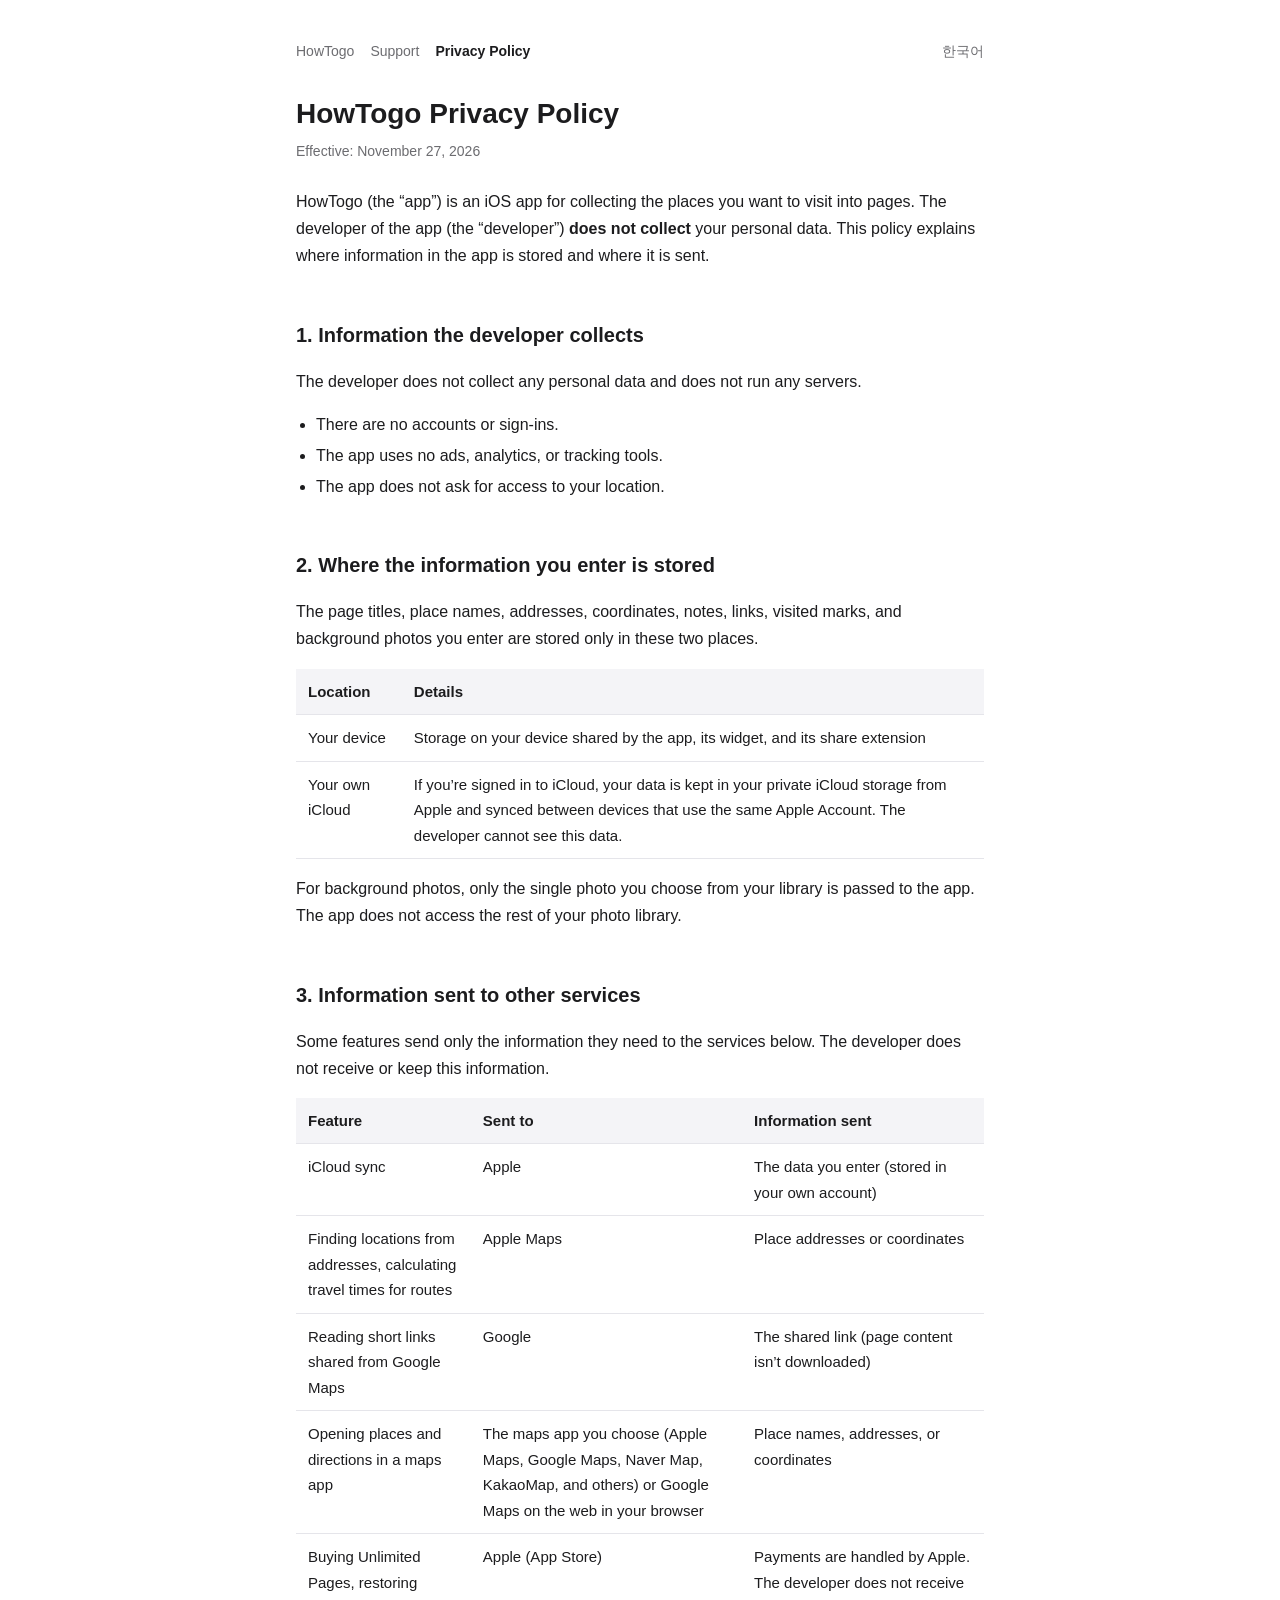
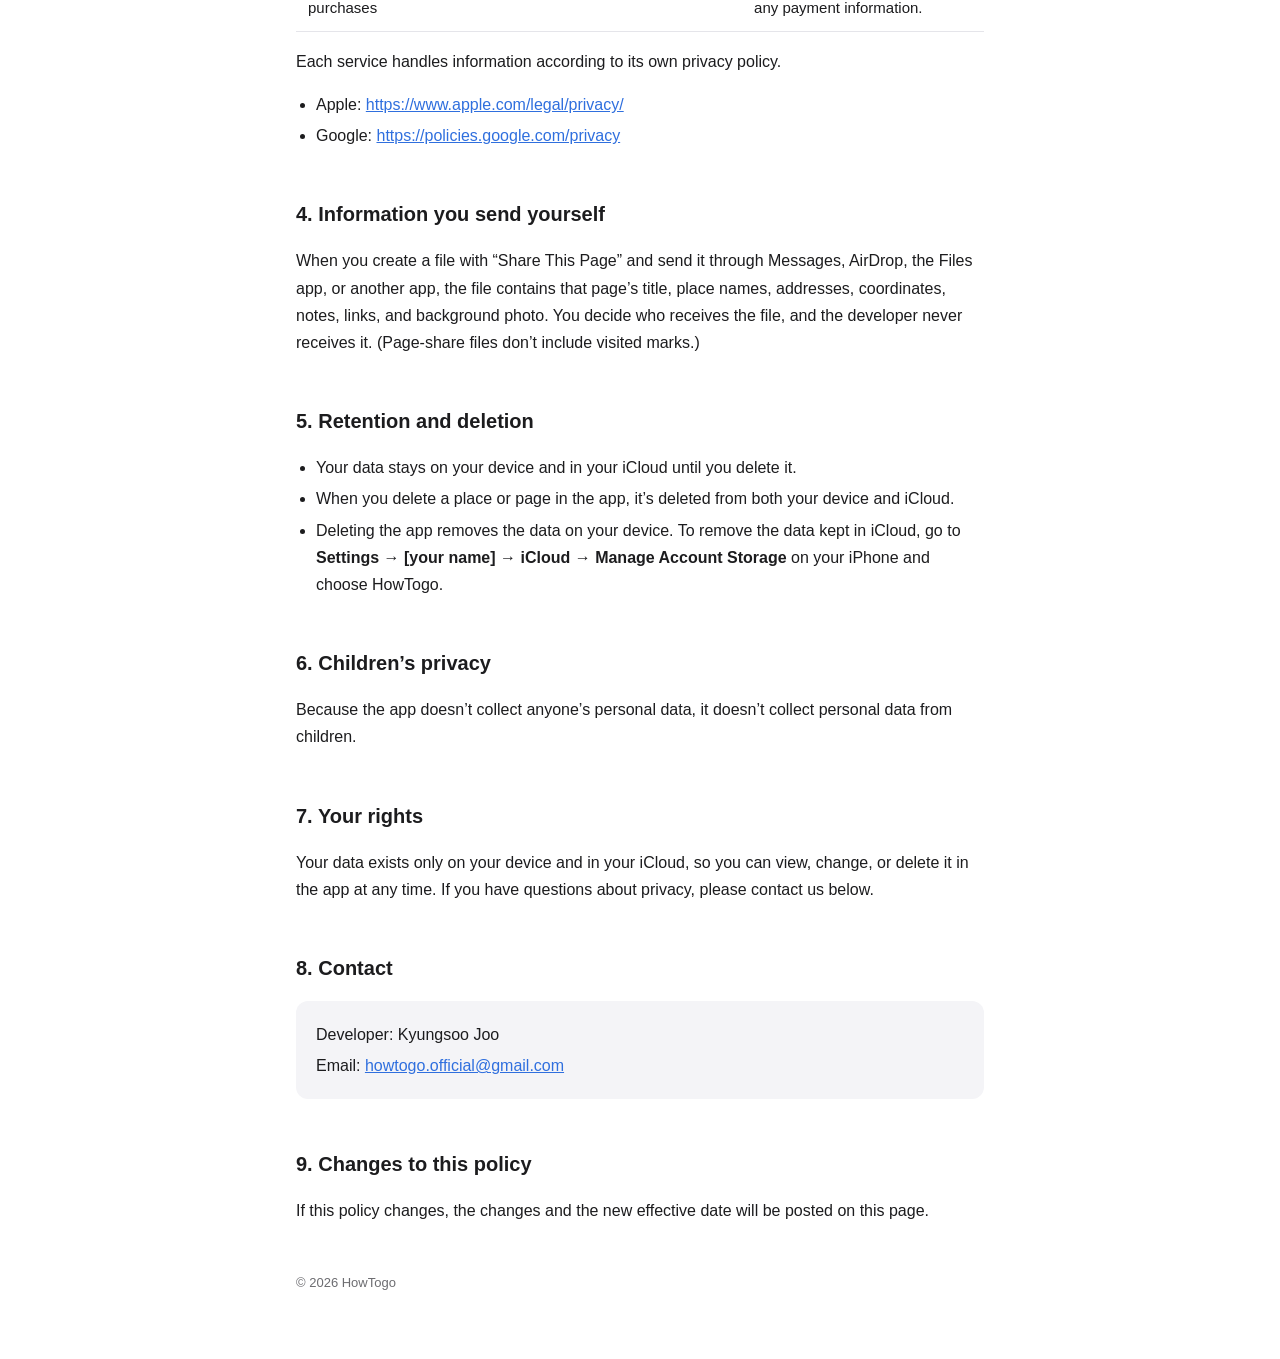
<file: en/privacy/index.html>
<!doctype html>
<html lang="en">
<head>
<meta charset="utf-8">
<meta name="viewport" content="width=device-width, initial-scale=1">
<title>HowTogo Privacy Policy</title>
<meta name="description" content="HowTogo does not collect personal data.">
<link rel="alternate" hreflang="ko" href="https://jedjoo21-boom.github.io/HowTogo/privacy/">
<link rel="stylesheet" href="../../style.css">
</head>
<body>
<main>
<nav>
  <a href="../">HowTogo</a>
  <a href="../support/">Support</a>
  <a href="./" aria-current="page">Privacy Policy</a>
  <a class="lang" href="../../privacy/" hreflang="ko" lang="ko">한국어</a>
</nav>

<h1>HowTogo Privacy Policy</h1>
<p class="meta">Effective: November 27, 2026</p>

<p>HowTogo (the “app”) is an iOS app for collecting the places you want to visit into pages. The developer of the app (the “developer”) <strong>does not collect</strong> your personal data. This policy explains where information in the app is stored and where it is sent.</p>

<h2>1. Information the developer collects</h2>
<p>The developer does not collect any personal data and does not run any servers.</p>
<ul>
  <li>There are no accounts or sign-ins.</li>
  <li>The app uses no ads, analytics, or tracking tools.</li>
  <li>The app does not ask for access to your location.</li>
</ul>

<h2>2. Where the information you enter is stored</h2>
<p>The page titles, place names, addresses, coordinates, notes, links, visited marks, and background photos you enter are stored only in these two places.</p>
<div class="table-wrap"><table>
  <tr><th>Location</th><th>Details</th></tr>
  <tr><td>Your device</td><td>Storage on your device shared by the app, its widget, and its share extension</td></tr>
  <tr><td>Your own iCloud</td><td>If you’re signed in to iCloud, your data is kept in your private iCloud storage from Apple and synced between devices that use the same Apple Account. The developer cannot see this data.</td></tr>
</table></div>
<p>For background photos, only the single photo you choose from your library is passed to the app. The app does not access the rest of your photo library.</p>

<h2>3. Information sent to other services</h2>
<p>Some features send only the information they need to the services below. The developer does not receive or keep this information.</p>
<div class="table-wrap"><table>
  <tr><th>Feature</th><th>Sent to</th><th>Information sent</th></tr>
  <tr><td>iCloud sync</td><td>Apple</td><td>The data you enter (stored in your own account)</td></tr>
  <tr><td>Finding locations from addresses, calculating travel times for routes</td><td>Apple Maps</td><td>Place addresses or coordinates</td></tr>
  <tr><td>Reading short links shared from Google Maps</td><td>Google</td><td>The shared link (page content isn’t downloaded)</td></tr>
  <tr><td>Opening places and directions in a maps app</td><td>The maps app you choose (Apple Maps, Google Maps, Naver Map, KakaoMap, and others) or Google Maps on the web in your browser</td><td>Place names, addresses, or coordinates</td></tr>
  <tr><td>Buying Unlimited Pages, restoring purchases</td><td>Apple (App Store)</td><td>Payments are handled by Apple. The developer does not receive any payment information.</td></tr>
</table></div>
<p>Each service handles information according to its own privacy policy.</p>
<ul>
  <li>Apple: <a href="https://www.apple.com/legal/privacy/">https://www.apple.com/legal/privacy/</a></li>
  <li>Google: <a href="https://policies.google.com/privacy">https://policies.google.com/privacy</a></li>
</ul>

<h2>4. Information you send yourself</h2>
<p>When you create a file with “Share This Page” and send it through Messages, AirDrop, the Files app, or another app, the file contains that page’s title, place names, addresses, coordinates, notes, links, and background photo. You decide who receives the file, and the developer never receives it. (Page-share files don’t include visited marks.)</p>

<h2>5. Retention and deletion</h2>
<ul>
  <li>Your data stays on your device and in your iCloud until you delete it.</li>
  <li>When you delete a place or page in the app, it’s deleted from both your device and iCloud.</li>
  <li>Deleting the app removes the data on your device. To remove the data kept in iCloud, go to <strong>Settings → [your name] → iCloud → Manage Account Storage</strong> on your iPhone and choose HowTogo.</li>
</ul>

<h2>6. Children’s privacy</h2>
<p>Because the app doesn’t collect anyone’s personal data, it doesn’t collect personal data from children.</p>

<h2>7. Your rights</h2>
<p>Your data exists only on your device and in your iCloud, so you can view, change, or delete it in the app at any time. If you have questions about privacy, please contact us below.</p>

<h2>8. Contact</h2>
<div class="card">
  <p>Developer: Kyungsoo Joo</p>
  <p>Email: <a href="mailto:howtogo.official@gmail.com">howtogo.official@gmail.com</a></p>
</div>

<h2>9. Changes to this policy</h2>
<p>If this policy changes, the changes and the new effective date will be posted on this page.</p>

<footer>© 2026 HowTogo</footer>
</main>
</body>
</html>
</file>
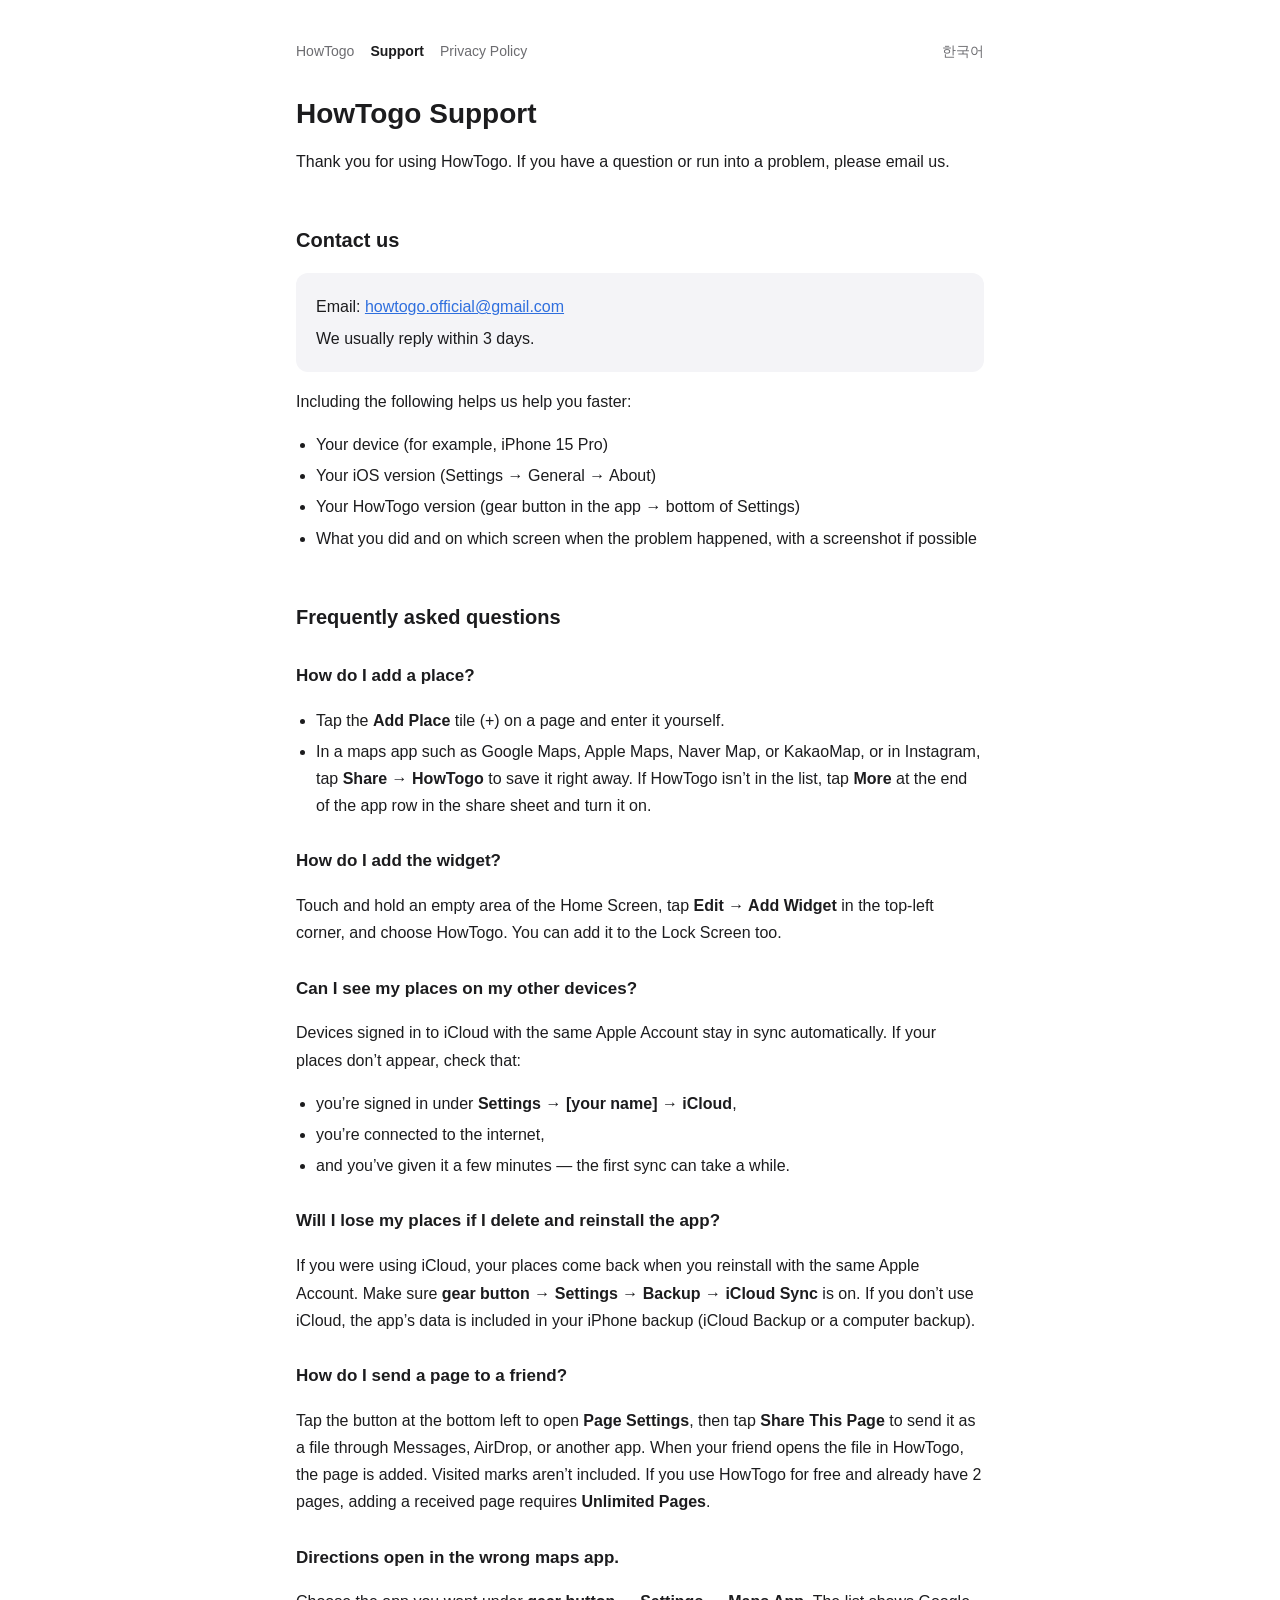
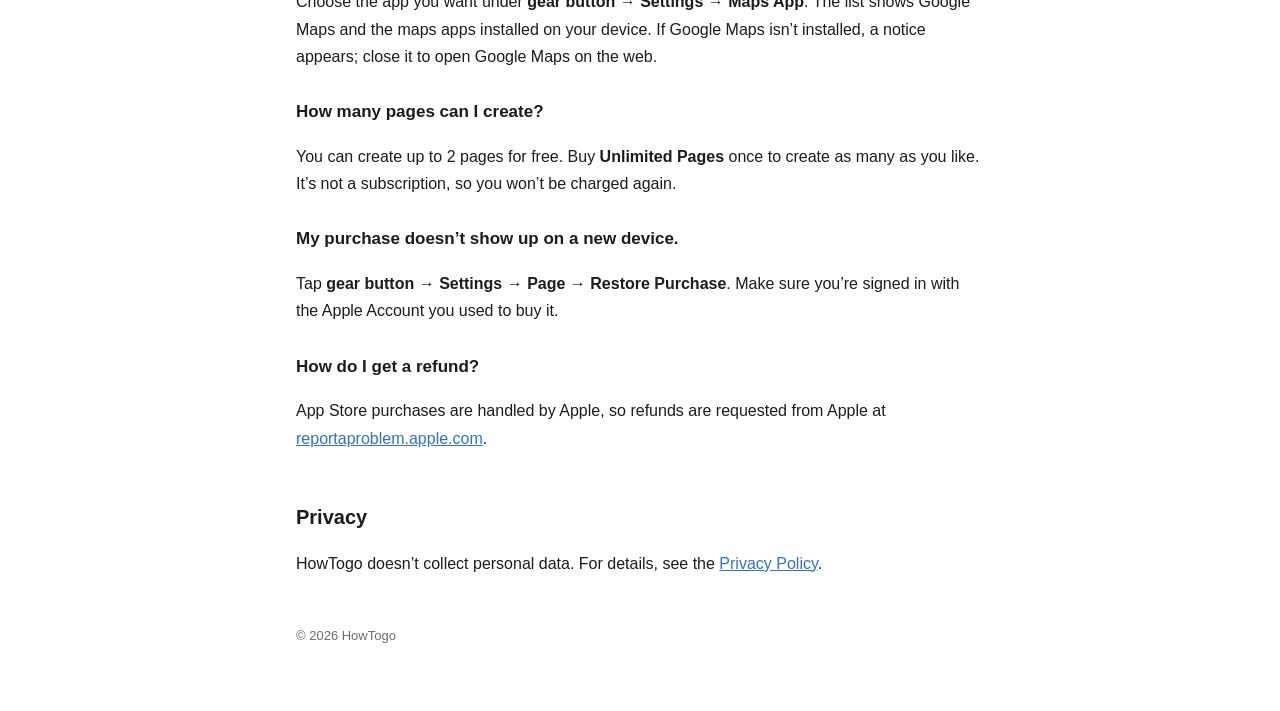
<file: en/support/index.html>
<!doctype html>
<html lang="en">
<head>
<meta charset="utf-8">
<meta name="viewport" content="width=device-width, initial-scale=1">
<title>HowTogo Support</title>
<meta name="description" content="How to use HowTogo and how to contact us">
<link rel="alternate" hreflang="ko" href="https://jedjoo21-boom.github.io/HowTogo/support/">
<link rel="stylesheet" href="../../style.css">
</head>
<body>
<main>
<nav>
  <a href="../">HowTogo</a>
  <a href="./" aria-current="page">Support</a>
  <a href="../privacy/">Privacy Policy</a>
  <a class="lang" href="../../support/" hreflang="ko" lang="ko">한국어</a>
</nav>

<h1>HowTogo Support</h1>
<p>Thank you for using HowTogo. If you have a question or run into a problem, please email us.</p>

<h2>Contact us</h2>
<div class="card">
  <p>Email: <a href="mailto:howtogo.official@gmail.com">howtogo.official@gmail.com</a></p>
  <p>We usually reply within 3 days.</p>
</div>
<p>Including the following helps us help you faster:</p>
<ul>
  <li>Your device (for example, iPhone 15 Pro)</li>
  <li>Your iOS version (Settings → General → About)</li>
  <li>Your HowTogo version (gear button in the app → bottom of Settings)</li>
  <li>What you did and on which screen when the problem happened, with a screenshot if possible</li>
</ul>

<h2>Frequently asked questions</h2>

<h3>How do I add a place?</h3>
<ul>
  <li>Tap the <strong>Add Place</strong> tile (+) on a page and enter it yourself.</li>
  <li>In a maps app such as Google Maps, Apple Maps, Naver Map, or KakaoMap, or in Instagram, tap <strong>Share → HowTogo</strong> to save it right away. If HowTogo isn’t in the list, tap <strong>More</strong> at the end of the app row in the share sheet and turn it on.</li>
</ul>

<h3>How do I add the widget?</h3>
<p>Touch and hold an empty area of the Home Screen, tap <strong>Edit → Add Widget</strong> in the top-left corner, and choose HowTogo. You can add it to the Lock Screen too.</p>

<h3>Can I see my places on my other devices?</h3>
<p>Devices signed in to iCloud with the same Apple Account stay in sync automatically. If your places don’t appear, check that:</p>
<ul>
  <li>you’re signed in under <strong>Settings → [your name] → iCloud</strong>,</li>
  <li>you’re connected to the internet,</li>
  <li>and you’ve given it a few minutes — the first sync can take a while.</li>
</ul>

<h3>Will I lose my places if I delete and reinstall the app?</h3>
<p>If you were using iCloud, your places come back when you reinstall with the same Apple Account. Make sure <strong>gear button → Settings → Backup → iCloud Sync</strong> is on. If you don’t use iCloud, the app’s data is included in your iPhone backup (iCloud Backup or a computer backup).</p>

<h3>How do I send a page to a friend?</h3>
<p>Tap the button at the bottom left to open <strong>Page Settings</strong>, then tap <strong>Share This Page</strong> to send it as a file through Messages, AirDrop, or another app. When your friend opens the file in HowTogo, the page is added. Visited marks aren’t included. If you use HowTogo for free and already have 2 pages, adding a received page requires <strong>Unlimited Pages</strong>.</p>

<h3>Directions open in the wrong maps app.</h3>
<p>Choose the app you want under <strong>gear button → Settings → Maps App</strong>. The list shows Google Maps and the maps apps installed on your device. If Google Maps isn’t installed, a notice appears; close it to open Google Maps on the web.</p>

<h3>How many pages can I create?</h3>
<p>You can create up to 2 pages for free. Buy <strong>Unlimited Pages</strong> once to create as many as you like. It’s not a subscription, so you won’t be charged again.</p>

<h3>My purchase doesn’t show up on a new device.</h3>
<p>Tap <strong>gear button → Settings → Page → Restore Purchase</strong>. Make sure you’re signed in with the Apple Account you used to buy it.</p>

<h3>How do I get a refund?</h3>
<p>App Store purchases are handled by Apple, so refunds are requested from Apple at <a href="https://reportaproblem.apple.com">reportaproblem.apple.com</a>.</p>

<h2>Privacy</h2>
<p>HowTogo doesn’t collect personal data. For details, see the <a href="../privacy/">Privacy Policy</a>.</p>

<footer>© 2026 HowTogo</footer>
</main>
</body>
</html>
</file>
<file: landing.css>
/* HowTogo 제품 소개 페이지 (index.html, en/index.html) 전용. 개인정보·지원 페이지는 style.css 를 쓴다. */
:root {
  --bg: #faf6f0;
  --surface: #ffffff;
  --text: #2a211a;
  --muted: #74675b;
  --line: #eadfd2;
  --hero-bg: #4f3b2a;
  --hero-text: #fbf3e8;
  --hero-muted: #d9c7b3;
  --amber: #efa93f;
  --wine: #833641;
  --slate: #4a5c86;
  --teal: #2f6563;
  --accent: #b5532f;
  --badge-bg: #1c1712;
  --badge-text: #ffffff;
  color-scheme: light dark;
}

@media (prefers-color-scheme: dark) {
  :root {
    --bg: #17120e;
    --surface: #221b15;
    --text: #f4ece2;
    --muted: #b5a797;
    --line: #362b22;
    --hero-bg: #2d2118;
    --hero-text: #fbf3e8;
    --hero-muted: #cdb9a3;
    --accent: #f0a66f;
    --badge-bg: #fbf3e8;
    --badge-text: #1c1712;
  }
}

* { box-sizing: border-box; }

body {
  margin: 0;
  background: var(--bg);
  color: var(--text);
  font-family: -apple-system, BlinkMacSystemFont, "Apple SD Gothic Neo", "Noto Sans KR", "Hiragino Sans", sans-serif;
  font-size: 17px;
  line-height: 1.65;
  word-break: keep-all;
  overflow-wrap: break-word;
  -webkit-text-size-adjust: 100%;
}

a { color: var(--accent); }

.wrap {
  max-width: 1040px;
  margin: 0 auto;
  padding: 0 16px;
}

/* 머리 */
.hero {
  background: var(--hero-bg);
  color: var(--hero-text);
  overflow: hidden;
}

.topbar {
  display: flex;
  align-items: center;
  gap: 20px;
  padding: 18px 0;
  font-size: 15px;
}

.topbar .brand {
  display: flex;
  align-items: center;
  gap: 10px;
  color: var(--hero-text);
  text-decoration: none;
  font-weight: 700;
  font-size: 17px;
  margin-right: auto;
}

.topbar .brand img { width: 32px; height: 32px; border-radius: 8px; }
.topbar a { color: var(--hero-muted); text-decoration: none; }
.topbar a:hover { color: var(--hero-text); }

.hero-grid {
  display: grid;
  grid-template-columns: 1.1fr 0.9fr;
  gap: 48px;
  align-items: center;
  padding: 40px 0 0;
}

.hero-copy { padding-bottom: 64px; }

.hero-icon {
  width: 88px;
  height: 88px;
  border-radius: 22px;
  box-shadow: 0 10px 30px rgba(0, 0, 0, 0.35);
  margin-bottom: 24px;
}

.hero h1, .feature h2 { text-wrap: balance; }

.hero h1 {
  font-size: 48px;
  line-height: 1.15;
  letter-spacing: -0.02em;
  margin: 0 0 16px;
}

.hero h1 .accent { color: var(--amber); }

.hero .lead {
  font-size: 19px;
  color: var(--hero-muted);
  margin: 0 0 32px;
  max-width: 30em;
}

.store-badge {
  display: inline-flex;
  align-items: center;
  gap: 10px;
  padding: 12px 20px;
  border-radius: 12px;
  background: #000;
  color: #fff;
  border: 1px solid rgba(255, 255, 255, 0.35);
  text-decoration: none;
  font-weight: 600;
  font-size: 16px;
}

.store-badge svg { width: 20px; height: 20px; fill: currentColor; }
.store-badge[aria-disabled="true"] { cursor: default; opacity: 0.92; }

.hero-note { font-size: 14px; color: var(--hero-muted); margin: 12px 0 0; }

.hero-shot {
  align-self: end;
  justify-self: center;
  width: min(100%, 330px);
  margin-bottom: -120px;
}

/* 휴대폰 화면 */
.phone {
  display: block;
  width: 100%;
  height: auto;
  border-radius: 44px;
  border: 8px solid #0f0c09;
  box-shadow: 0 24px 60px rgba(0, 0, 0, 0.35);
  background: #0f0c09;
}

/* 기능 */
.features { padding-top: 56px; padding-bottom: 24px; }

.feature {
  display: grid;
  grid-template-columns: 1fr 1fr;
  gap: 56px;
  align-items: center;
  padding: 48px 0;
}

.feature + .feature { border-top: 1px solid var(--line); }
.feature.flip .feature-copy { order: 2; }

.feature-shot { justify-self: center; width: min(100%, 300px); }

.feature .kicker {
  display: inline-block;
  font-size: 14px;
  font-weight: 700;
  letter-spacing: 0.02em;
  padding: 4px 12px;
  border-radius: 999px;
  color: #fff;
  margin-bottom: 14px;
}

.kicker.amber { background: #c9862a; }
.kicker.wine { background: var(--wine); }
.kicker.slate { background: var(--slate); }
.kicker.teal { background: var(--teal); }

.feature h2 {
  font-size: 32px;
  line-height: 1.25;
  letter-spacing: -0.01em;
  margin: 0 0 14px;
}

.feature p { color: var(--muted); margin: 0 0 12px; }

.feature ul { padding-left: 20px; margin: 12px 0 0; color: var(--muted); }
.feature li { margin: 6px 0; }

/* 작은 장점들 */
.extras { padding-top: 24px; padding-bottom: 64px; }

.extras h2 { font-size: 28px; margin: 0 0 24px; text-align: center; }

.extras-grid {
  display: grid;
  grid-template-columns: repeat(3, 1fr);
  gap: 16px;
}

.card {
  background: var(--surface);
  border: 1px solid var(--line);
  border-radius: 20px;
  padding: 24px;
}

.card h3 { font-size: 18px; margin: 0 0 6px; }
.card p { color: var(--muted); margin: 0; font-size: 16px; }

.card .dot {
  display: inline-block;
  width: 12px;
  height: 12px;
  border-radius: 4px;
  margin-bottom: 12px;
}

/* 가격·개인정보 */
.plans {
  display: grid;
  grid-template-columns: 1fr 1fr;
  gap: 16px;
  padding-bottom: 72px;
}

.plans .card { padding: 28px; }
.plans h3 { font-size: 22px; margin-bottom: 8px; }

/* 꼬리 */
footer {
  border-top: 1px solid var(--line);
  padding: 28px 0 48px;
  color: var(--muted);
  font-size: 14px;
}

footer nav { display: flex; flex-wrap: wrap; gap: 18px; margin-bottom: 10px; }
footer a { color: var(--muted); }

/* 좁은 화면 */
@media (max-width: 820px) {
  .hero-grid { grid-template-columns: 1fr; gap: 0; padding-top: 24px; }
  .hero-copy { padding-bottom: 40px; }
  .hero h1 { font-size: 36px; }
  .hero .lead { font-size: 17px; }
  .hero-shot { width: min(78%, 300px); margin-bottom: -96px; }
  .features { padding-top: 32px; }
  .feature { grid-template-columns: 1fr; gap: 28px; padding: 40px 0; }
  .feature.flip .feature-copy { order: 0; }
  .feature h2 { font-size: 26px; }
  .feature-shot { width: min(78%, 280px); }
  .extras-grid, .plans { grid-template-columns: 1fr; }
  .topbar { gap: 14px; font-size: 14px; }
  .topbar .hide-narrow { display: none; }
}
</file>
<file: style.css>
:root {
  --bg: #ffffff;
  --text: #1c1c1e;
  --muted: #6c6c70;
  --line: #e5e5ea;
  --soft: #f4f4f7;
  --accent: #2f6fde;
  color-scheme: light dark;
}

@media (prefers-color-scheme: dark) {
  :root {
    --bg: #121214;
    --text: #f2f2f7;
    --muted: #a1a1a8;
    --line: #2c2c30;
    --soft: #1c1c1f;
    --accent: #7aa7ff;
  }
}

* { box-sizing: border-box; }

body {
  margin: 0;
  background: var(--bg);
  color: var(--text);
  font-family: -apple-system, BlinkMacSystemFont, "Apple SD Gothic Neo", "Noto Sans KR", "Hiragino Sans", sans-serif;
  font-size: 16px;
  line-height: 1.7;
  word-break: keep-all;
  overflow-wrap: break-word;
  -webkit-text-size-adjust: 100%;
}

main {
  max-width: 720px;
  margin: 0 auto;
  padding: 40px 16px 64px;
}

nav {
  display: flex;
  gap: 16px;
  font-size: 14px;
  margin-bottom: 32px;
}

nav a { color: var(--muted); text-decoration: none; }
nav a[aria-current="page"] { color: var(--text); font-weight: 600; }

h1 { font-size: 28px; line-height: 1.3; margin: 0 0 8px; }
h2 { font-size: 20px; margin: 40px 0 8px; padding-top: 8px; }
h3 { font-size: 17px; margin: 28px 0 4px; }

.meta { color: var(--muted); font-size: 14px; margin: 0 0 24px; }

a { color: var(--accent); }

ul { padding-left: 20px; }
li { margin: 4px 0; }

.table-wrap { overflow-x: auto; margin: 12px 0; }

table {
  width: 100%;
  border-collapse: collapse;
  font-size: 15px;
}

th, td {
  text-align: left;
  vertical-align: top;
  padding: 10px 12px;
  border-bottom: 1px solid var(--line);
}

th { background: var(--soft); font-weight: 600; white-space: nowrap; }

.card {
  background: var(--soft);
  border-radius: 12px;
  padding: 16px 20px;
  margin: 16px 0;
}

.card p { margin: 4px 0; }

hr { border: none; border-top: 1px solid var(--line); margin: 56px 0 8px; }

footer { color: var(--muted); font-size: 13px; margin-top: 48px; }

nav .lang { margin-left: auto; }
</file>
